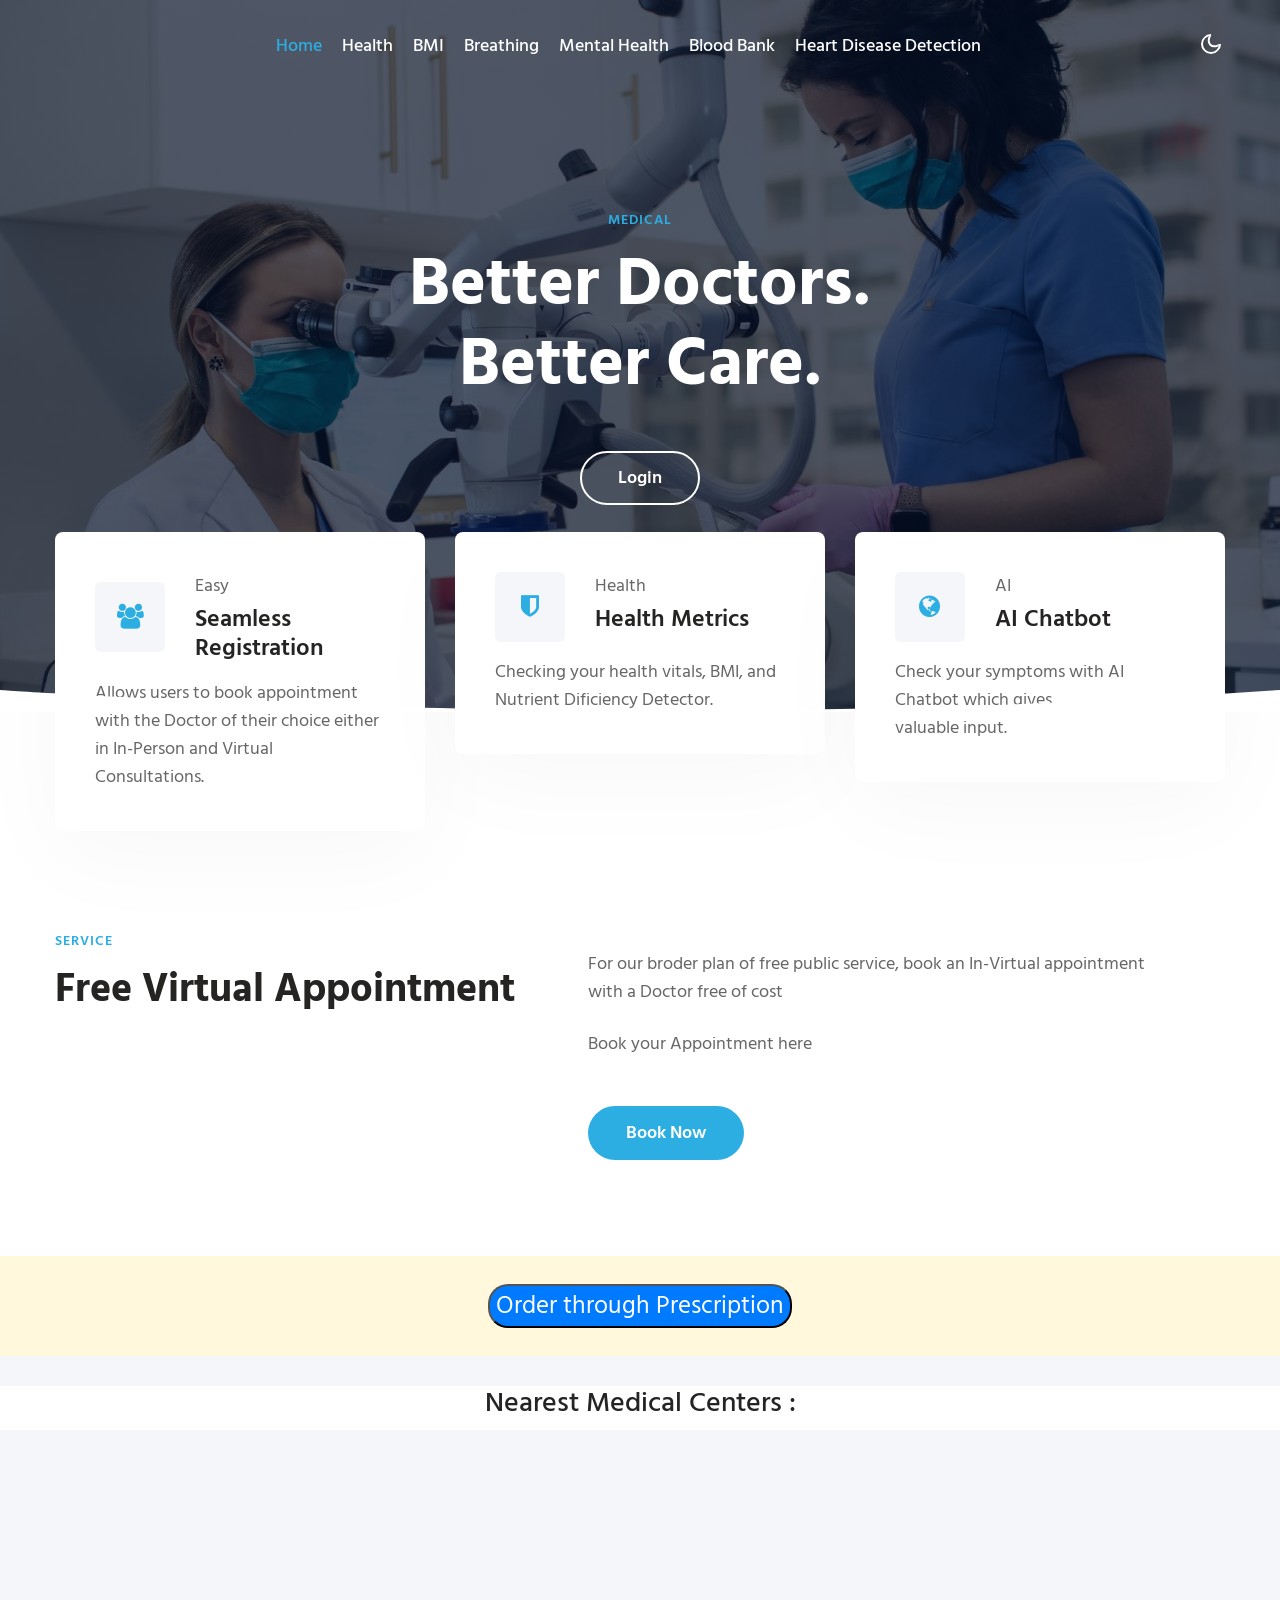
<file: index.html>
<!doctype html>
<html lang="zxx">

<head>
  <meta charset="utf-8">
  <meta name="viewport" content="width=device-width, initial-scale=1, shrink-to-fit=no">
  <meta name="keywords"
    content="Medick Medical" />
  <title>Medick Medical </title>
  <link href="//fonts.googleapis.com/css2?family=Hind+Siliguri:wght@400;500;600;700&display=swap"
    rel="stylesheet">
  <link rel="stylesheet" href="assets/css/style-starter.css">
  
</head>

<body>
  <script src="https://widget.cxgenie.ai/widget.js" data-aid="18128429-d2cc-4db1-83d4-b51a9853dd34" data-lang="en"></script>
  <div class="header-w3l">
  <header id="site-header" class="header-w3l fixed-top">
    <div class="container">
      <nav class="navbar navbar-expand-lg stroke">
        <a class="navbar-brand" href="index.html">
         
        </a>
        <button class="navbar-toggler  collapsed bg-gradient" type="button" data-toggle="collapse"
          data-target="#navbarTogglerDemo02" aria-controls="navbarTogglerDemo02" aria-expanded="false"
          aria-label="Toggle navigation">
          <span class="navbar-toggler-icon fa icon-expand fa-bars"></span>
          <span class="navbar-toggler-icon fa icon-close fa-times"></span>
          </span>
        </button>

        <div class="collapse navbar-collapse" id="navbarTogglerDemo02">
          <ul class="navbar-nav mx-lg-auto">
            <li class="nav-item active">
              <a class="nav-link" href="">Home</a>
            </li>
            <li class="nav-item">
              <a class="nav-link" href="/Health_Monitor/index.html">Health</a>
            </li>
            
            <li class="nav-item">
              <a class="nav-link" href="/bmi-calculator/index.html">BMI</a>
            </li>
            <li class="nav-item">
              <a class="nav-link" href="/focused-breathing/index.html">Breathing</a>
            </li>
            
            <li class="nav-item">
              <a class="nav-link" href="/MS1-project/index.html">Mental Health</a>
            </li>
            <li class="nav-item">
              <a class="nav-link" href="http://localhost/Blood-Bank/">Blood Bank</a>
            </li>
            <li class="nav-item">
              <a class="nav-link" href="/Heart-Disease/index.html">Heart Disease Detection</a>
            </li>

          </ul>

        </div>
        <div class="mobile-position">
          <nav class="navigation">
            <div class="theme-switch-wrapper">
              <label class="theme-switch" for="checkbox">
                <input type="checkbox" id="checkbox">
                <div class="mode-container">
                  <i class="gg-sun"></i>
                  <i class="gg-moon"></i>
                </div>
              </label>
            </div>
          </nav>
        </div>
      </nav>
    </div>
  </header>
</div>
  <div class="banner-w3l-main">
    <div class="w3l-banner-content">
      <div class="container">
        <div class="bannerhny-info text-center">
          <h6 class="title-subhny mb-2">Medical</h6>
          <h3 class="">Better Doctors. Better Care.</h3>
          <a class="btn btn-style btn-white mt-sm-5 mt-4" href="http://localhost/Hospital-Management-System/index.php">
            Login</a>
        </div>
      </div>
    </div>
    <section class="home-services pt-lg-0">
      <div class="container">
        <div class="row">
          <div class="col-lg-4 col-md-6 col-sm-12">
            <div class="box-wrap">
              <div class="box-wrap-grid">
                <div class="icon">
                  <span class="fa fa-users"></span>
                </div>
                <div class="info">
                  <p>Easy</p>
                  <h4><a href="#url">Seamless Registration</a></h4>
                </div>
              </div>
              <p class="mt-3">Allows users to book appointment with the Doctor of their choice either in In-Person and Virtual Consultations.</p>
            </div>
          </div>
          <div class="col-lg-4 col-md-6 col-sm-12 mt-md-0 mt-4">
            <div class="box-wrap">
              <div class="box-wrap-grid">
                <div class="icon">
                  <span class="fa fa-shield"></span>
                </div>
                <div class="info">
                  <p>Health</p>
                  <h4><a href="#url">Health Metrics</a></h4>

                </div>
              </div>
              <p class="mt-3">Checking your health vitals, BMI, and Nutrient Dificiency Detector.</p>
            </div>
          </div>
          <div class="col-lg-4 col-md-6 col-sm-12 mt-lg-0 mt-4">
            <div class="box-wrap">
              <div class="box-wrap-grid">
                <div class="icon">
                  <span class="fa fa-globe"></span>
                </div>
                <div class="info">
                  <p>AI</p>
                  <h4><a href="#url">AI Chatbot</a></h4>

                </div>
              </div>
              <p class="mt-3">Check your symptoms with AI Chatbot which gives <br>valuable input.</p>
            </div>
          </div>
        </div>
      </div>
    </section>
  </div>
  <div class="position-relative">
    <div class="shape overflow-hidden">
      <svg viewBox="0 0 2880 48" fill="none" xmlns="http://www.w3.org/2000/svg">
        <path d="M0 48H1437.5H2880V0H2160C1442.5 52 720 0 720 0H0V48Z" fill="currentColor"></path>
      </svg>
    </div>
  </div>
  <div class="w3l-content-1 py-5">
    <div class="container py-lg-5 py-md-4 py-2">
      <div class="row w3l-content-inf mt-lg-5 pt-lg-5">
        <div class="col-lg-5 w3l-content-left mt-lg-4">
          <h6 class="title-subhny mb-2">Service</h6>
          <h3 class="title-w3l mb-4">Free Virtual Appointment</h3>
        </div>
        <div class="col-lg-7 w3l-content-right pl-lg-5 mt-lg-4">
          <p class="para-sub pr-lg-5 mt-md-4 mt-3 mx-auto">For our broder plan of free public service, book an In-Virtual appointment with a Doctor free of cost
          </p>
          <p class="para-sub pr-lg-5 mt-md-4 mt-3 mx-auto">Book your Appointment here
          </p>
          <a class="btn btn-style btn-outline-light mt-sm-5 mt-4 mr-2" href="/video-consultant/vc.html">
            Book Now</a>
        </div>
      </div>
    </div>
  </div>
  <div class="med">
    
    <button style=""><a href="https://www.apollopharmacy.in/upload-prescription">Order through Prescription</a></button>
  </div>
  <script src="/assets/js/script1.js"></script>
  <h3 style="background-color: white; text-align: center; padding-bottom: 10px;">Nearest Medical Centers :</h3>
  <iframe src="https://www.google.com/maps/embed?pb=!1m16!1m12!1m3!1d37063.319339899026!2d77.58280980872848!3d12.896306666555128!2m3!1f0!2f0!3f0!3m2!1i1024!2i768!4f13.1!2m1!1snearest%20hospitals%20and%20clinics!5e0!3m2!1sen!2sin!4v1731739585651!5m2!1sen!2sin" 
  width="100%" height="650" style="border:20px; border-color: black;" allowfullscreen="" loading="lazy" title="Nearest Medical Centers" referrerpolicy="no-referrer-when-downgrade"></iframe>
</file>
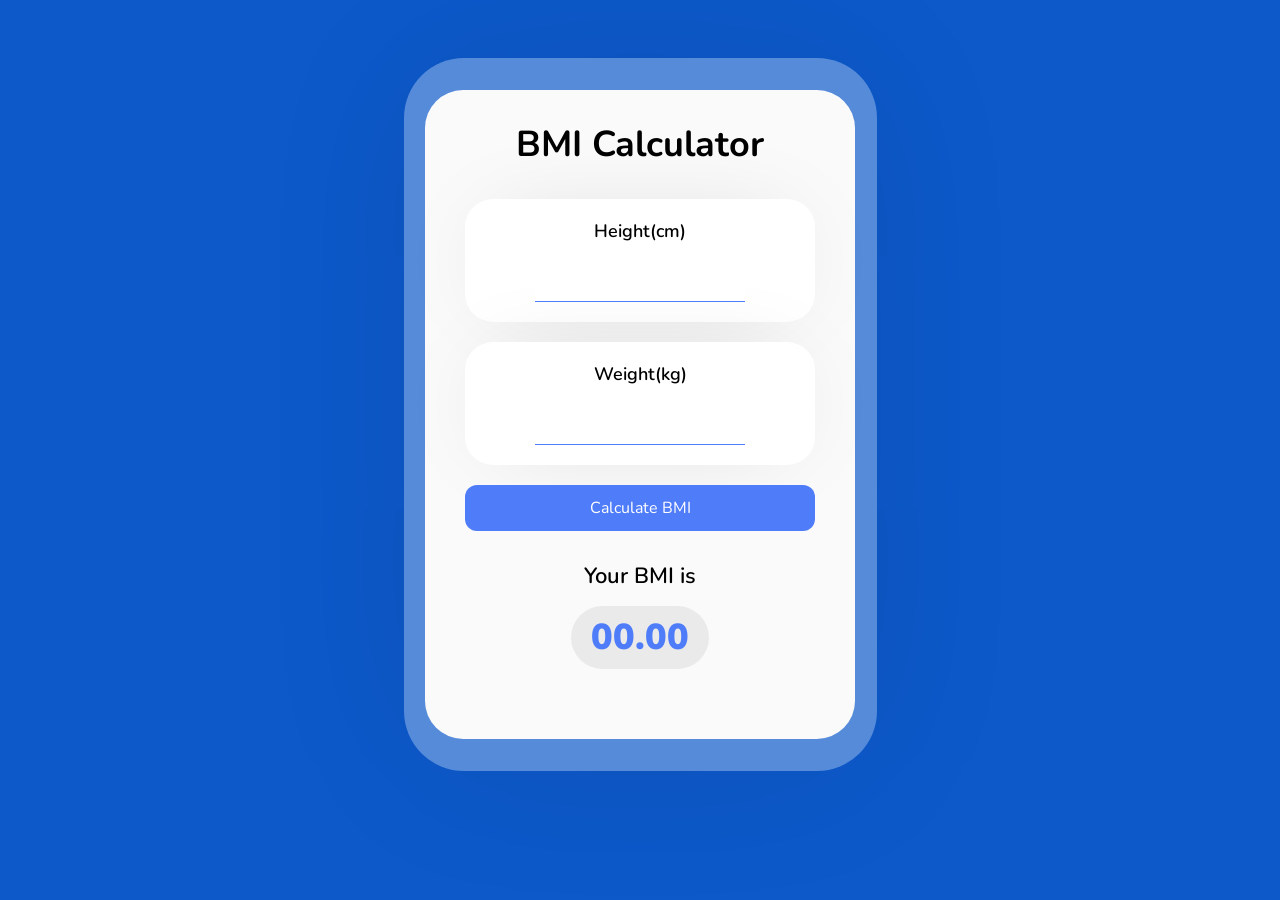
<file: bmi-calculator/index.html>
<!DOCTYPE html>
<html lang="en">
  <head>
    <meta charset="UTF-8" />
    <meta http-equiv="X-UA-Compatible" content="IE=edge" />
    <meta name="viewport" content="width=device-width, initial-scale=1.0" />
    <link rel="stylesheet" href="./styles.css" />
    <title>BMI</title>
    
  </head>
  <body>
    <div class="container">
      <div class="box">
        <h1>BMI Calculator</h1>
        <div class="content">
          <div class="input">
            <label for="height">Height(cm)</label>
            <input id="height" />
          </div>
          <div class="input">
            <label for="weight">Weight(kg)</label>
            <input id="weight" />
          </div>
          <button id="calculate">Calculate BMI</button>
        </div>
        <div class="result">
          <p>Your BMI is</p>
          <div id="result">00.00</div>
          <p class="comment"></p>
        </div>
      </div>
    </div>
    <script src="./script.js" type="module"></script>
  </body>
</html>
</file>
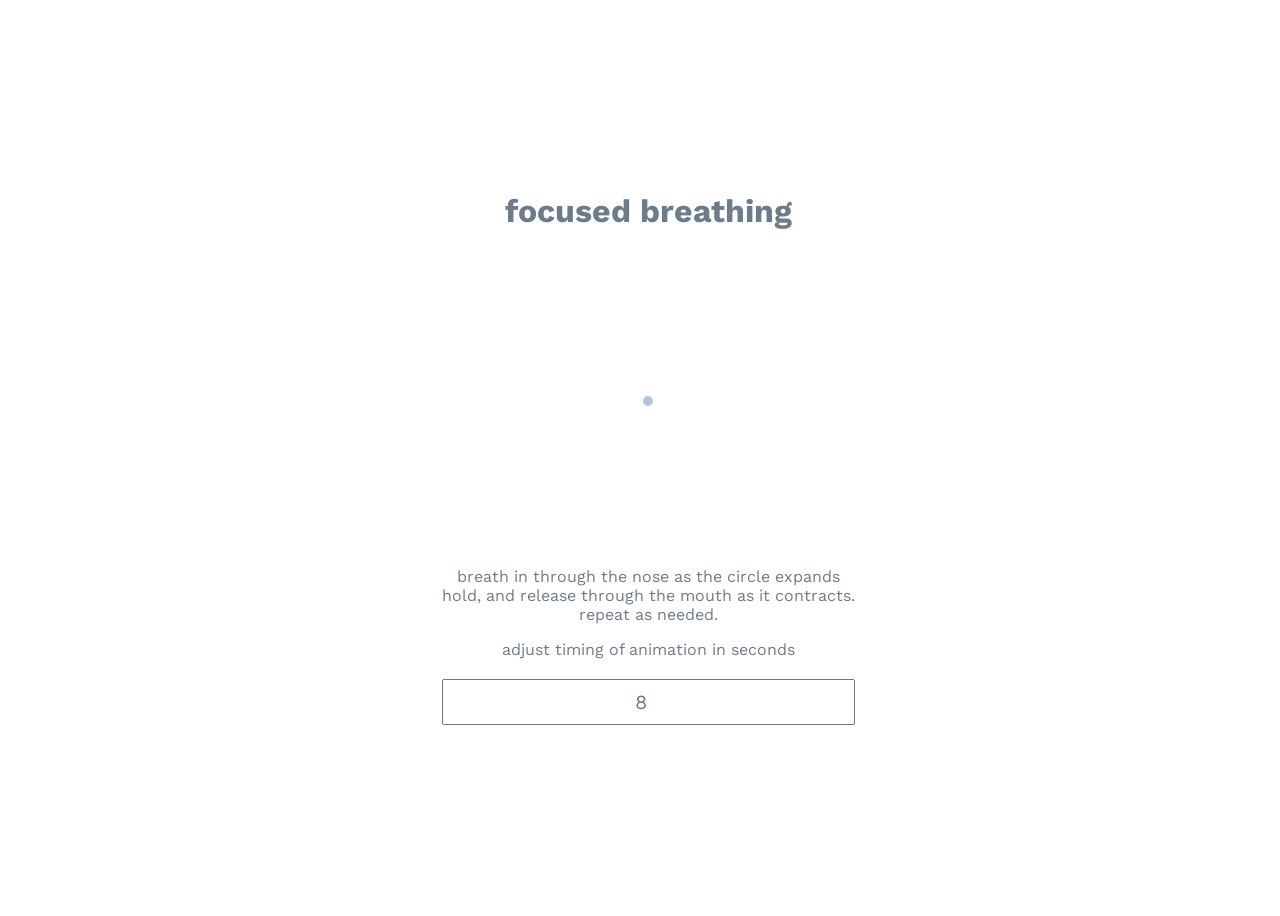
<file: focused-breathing/index.html>
<!DOCTYPE html>
<html lang="en">
<head>
    <meta charset="UTF-8">
    <meta name="viewport" content="width=device-width, initial-scale=1.0">
    <title>Focused Breathing</title>
    <link rel="stylesheet" href="css/style.css">
    <link href="https://fonts.googleapis.com/css2?family=Work+Sans:wght@500;800;900&amp;display=swap" rel="stylesheet">
</head>
<body>
    <h1>focused breathing</h1>
    <main>
        <div></div>
    </main>
    <section>
        <p>breath in through the nose as the circle expands <br>
            hold, and release through the mouth as it contracts. <br> repeat as needed.</p> 
        <label for="number">adjust timing of animation in seconds</label>
        <input type="number" id="number" value="8" min="1">
    </section>
</body>
<script src="js/script.js"></script>
</html>
</file>
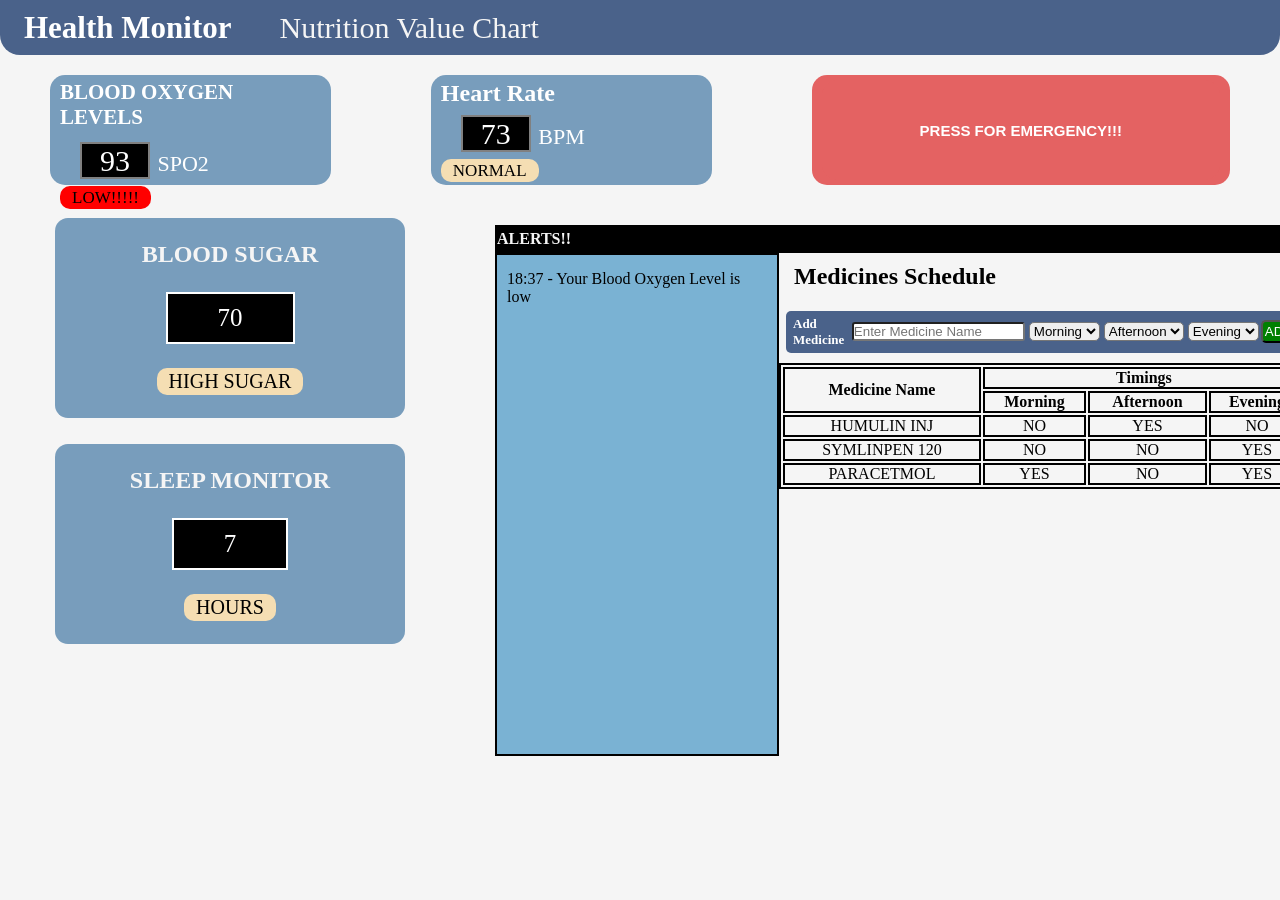
<file: Health_Monitor/index.html>
<!DOCTYPE html>
<html lang="en">

<head>
    <meta charset="UTF-8">
    <meta name="viewport" content="width=device-width, initial-scale=1.0">
    <meta http-equiv="X-UA-Compatible" content="ie=edge">
    <title>Health Monitor</title>
    <link rel="stylesheet" href="./style.css">
    <link href="https://fonts.googleapis.com/css2?family=Work+Sans:wght@500;800;900&amp;display=swap" rel="stylesheet">
</head>

<body>
    <!-- Navigation Bar Start -->
    <script src="https://widget.cxgenie.ai/widget.js" data-aid="18128429-d2cc-4db1-83d4-b51a9853dd34" data-lang="en"></script>
    <header>

        <div class="navBar">
            <ul>
                <li id="logo">Health Monitor</li>
                <li style="font-size: 30px;"><a href="/Nutrition/capstone_report.html">Nutrition Value Chart</a></li>
            </ul>
            
        </div>
    </header>
    <!-- Navigation Bar End -->

    <!-- Main Container Start -->
    <div class="container">
        <!-- Top Monitor Start -->
        <div class="top-monitors">
            <div class="oxy-monitor flexdiv">
                <h2>BLOOD OXYGEN LEVELS</h1>
                    <div class="oxy-div">
                        <span class="counter-o" id="counter-o">78</span>
                        <span class="spo-label">SPO2</span>
                    </div>
                    <span class="label-o" id="label-o">Normal</span>
            </div>
            <div class="hrate-monitor flexdiv">
                <h2>Heart Rate</h2>
                <div class="hrate-div">
                    <span class="counter-h" id="counter-h">78</span>
                    <span class="bpm-label">BPM</span>
                </div>
                <span class="label-h" id="label-h">Normal</span>
            </div>

            <div class="emergency-btn flexdiv">
                <button id="emergencybtn">Press For EMERGENCY!!!</button>
            </div>
        </div>

        <!-- Top Monitor End -->

        <!-- Main DashBoard Start -->
        <div class="main-content">
            <!-- Side Monitor Start -->
            <div class="side-monitors">
                <div class="blood-monitor">
                    <h2>BLOOD SUGAR</h2>
                    <div class="counter-b" id="counter-b">70</div>
                    <div class="label-b" id="label-b">HIGH SUGAR</div>
                </div>
                <div class="sleep-monitor">
                    <h2>SLEEP MONITOR</h2>
                    <div class="counter-s" id="counter-s">7</div>
                    <div class="label-s" id="label-s">HOURS</div>
                </div>
            </div>
            <!-- Side Monitor End -->
            <div class="main-content-wrapper">

                <!-- Alert Section Start -->
                <div class="alert-section">
                    <h2>ALERTS!!</h2>
                    <div class="alert-fetcher" id="af1"></div>
                    <div class="alert-fetcher" id="af2"></div>
                    <div class="alert-fetcher" id="af3"></div>

                </div>
                <!-- Alert Section End -->

                <!-- Medicine Section Start -->
                <div class="medicine-section">
                    <div class="med-top">
                        <span id="med-top1"></h3>
                            <span id="med-top2"></h3>
                    </div>
                    <h2>Medicines Schedule</h2>
                    <div class="add-medicine">
                        <h4>Add Medicine</h4>
                        <!-- <form> -->
                        <input type="text" name="med-name" id="med-name" placeholder="Enter Medicine Name">
                        <select type="text" id="morning">
                            <option disabled selected>Morning</option>
                            <option value="Yes">YES</option>
                            <option value="No">NO</option>
                        </select>
                        <select type="text" id="afternoon">
                            <option disabled selected>Afternoon</option>
                            <option value="Yes">YES</option>
                            <option value="No">NO</option>
                        </select>
                        <select type="text" id="evening">
                            <option disabled selected>Evening</option>
                            <option value="Yes">YES</option>
                            <option value="No">NO</option>
                        </select>

                        <button id="addmedicine-btn" onclick="addMedicine()">ADD</button>
                        <!-- </form> -->
                    </div>
                    <div class="scrollable">
                        <table id="list">
                            <thead>
                                <tr>
                                    <th rowspan="2">Medicine Name</th>
                                    <th colspan="3">Timings</th>
                                </tr>
                                <tr>
                                    <th>Morning</th>
                                    <th>Afternoon</th>
                                    <th>Evening</th>
                                </tr>
                            </thead>
                            <tbody>
                                <tr>
                                    <td>Humulin Inj</td>
                                    <td>No</td>
                                    <td>Yes</td>
                                    <td>No</td>
                                </tr>
                                <tr>
                                    <td>SymlinPen 120</td>
                                    <td>No</td>
                                    <td>No</td>
                                    <td>yes</td>
                                </tr>
                                <tr>
                                    <td>Paracetmol</td>
                                    <td>Yes</td>
                                    <td>No</td>
                                    <td>Yes</td>
                                </tr>
                            </tbody>
                        </table>
                    </div>
                </div>
            </div>
            <!-- Medicine Section End -->
        </div>
        <!-- Main DashBoard End -->
    </div>
    <!-- Main Container End -->

    <script src="./script.js"></script>
</body>

</html>
</file>
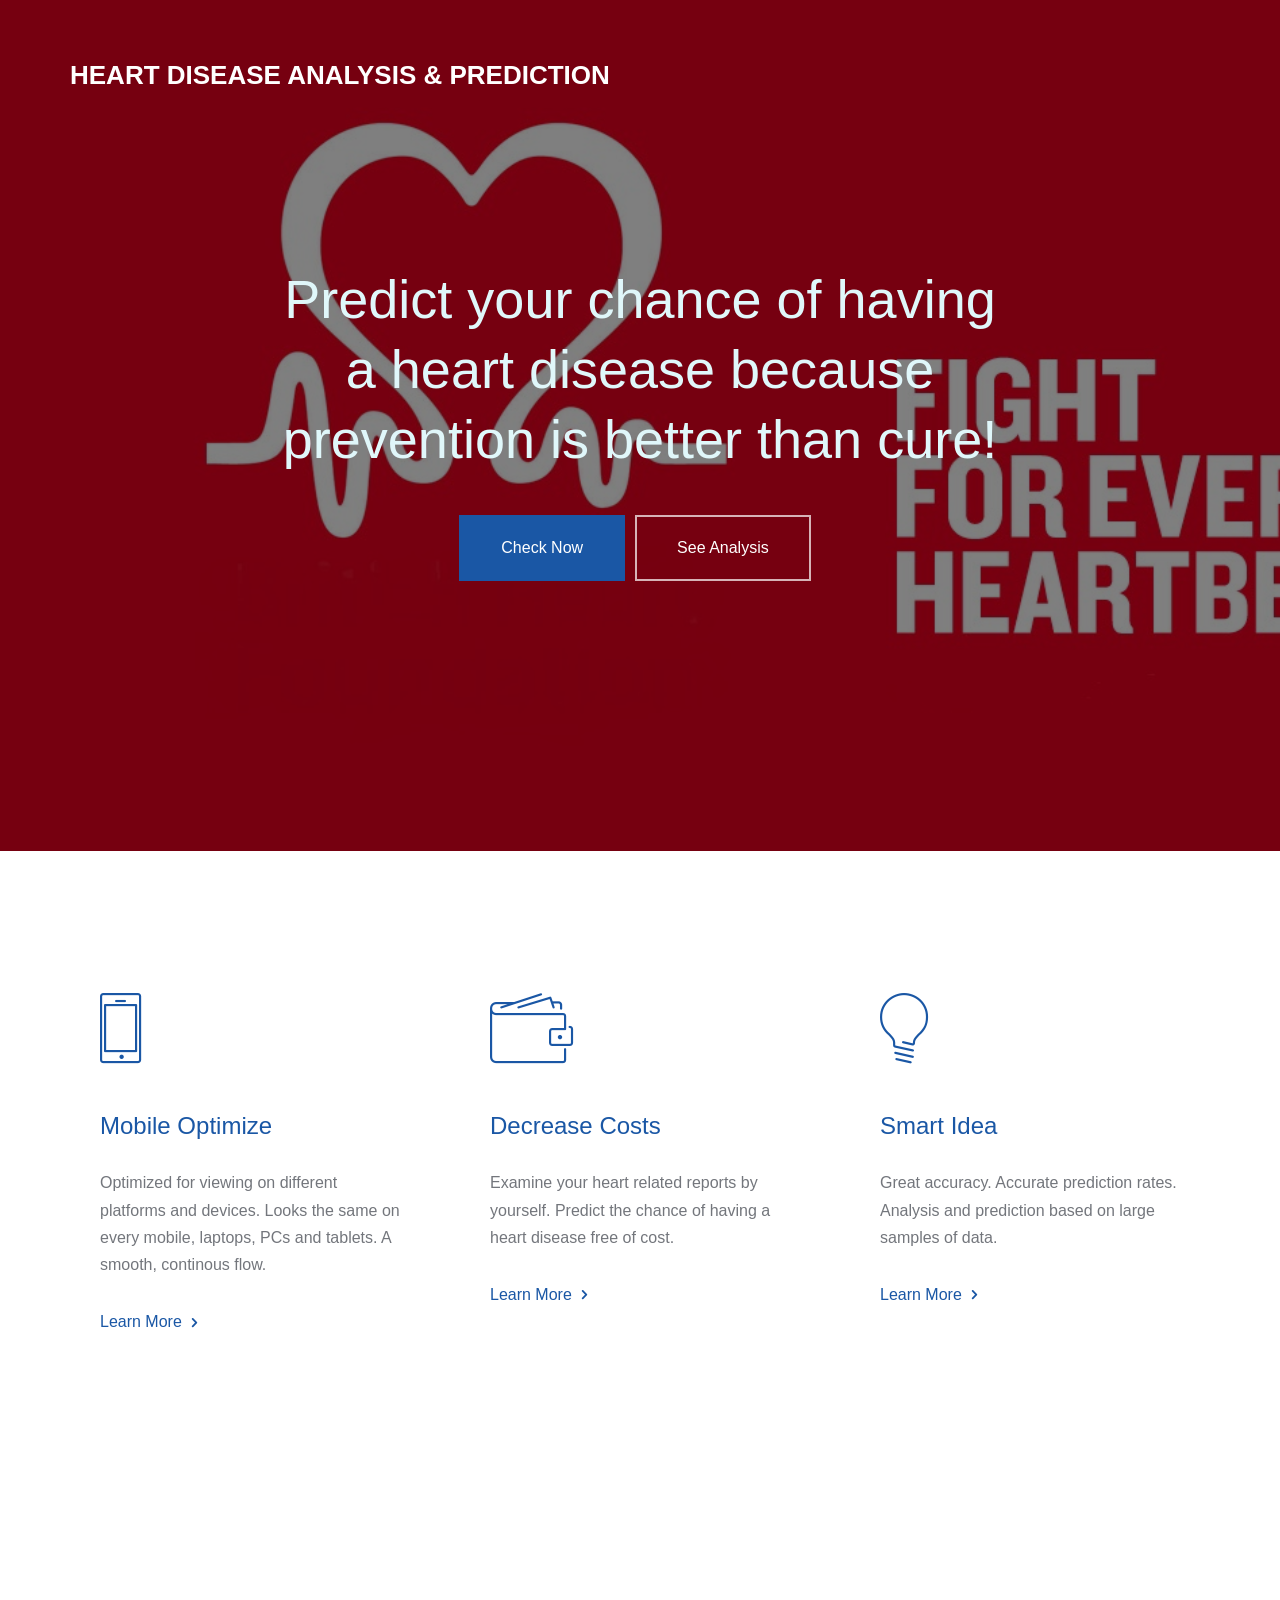
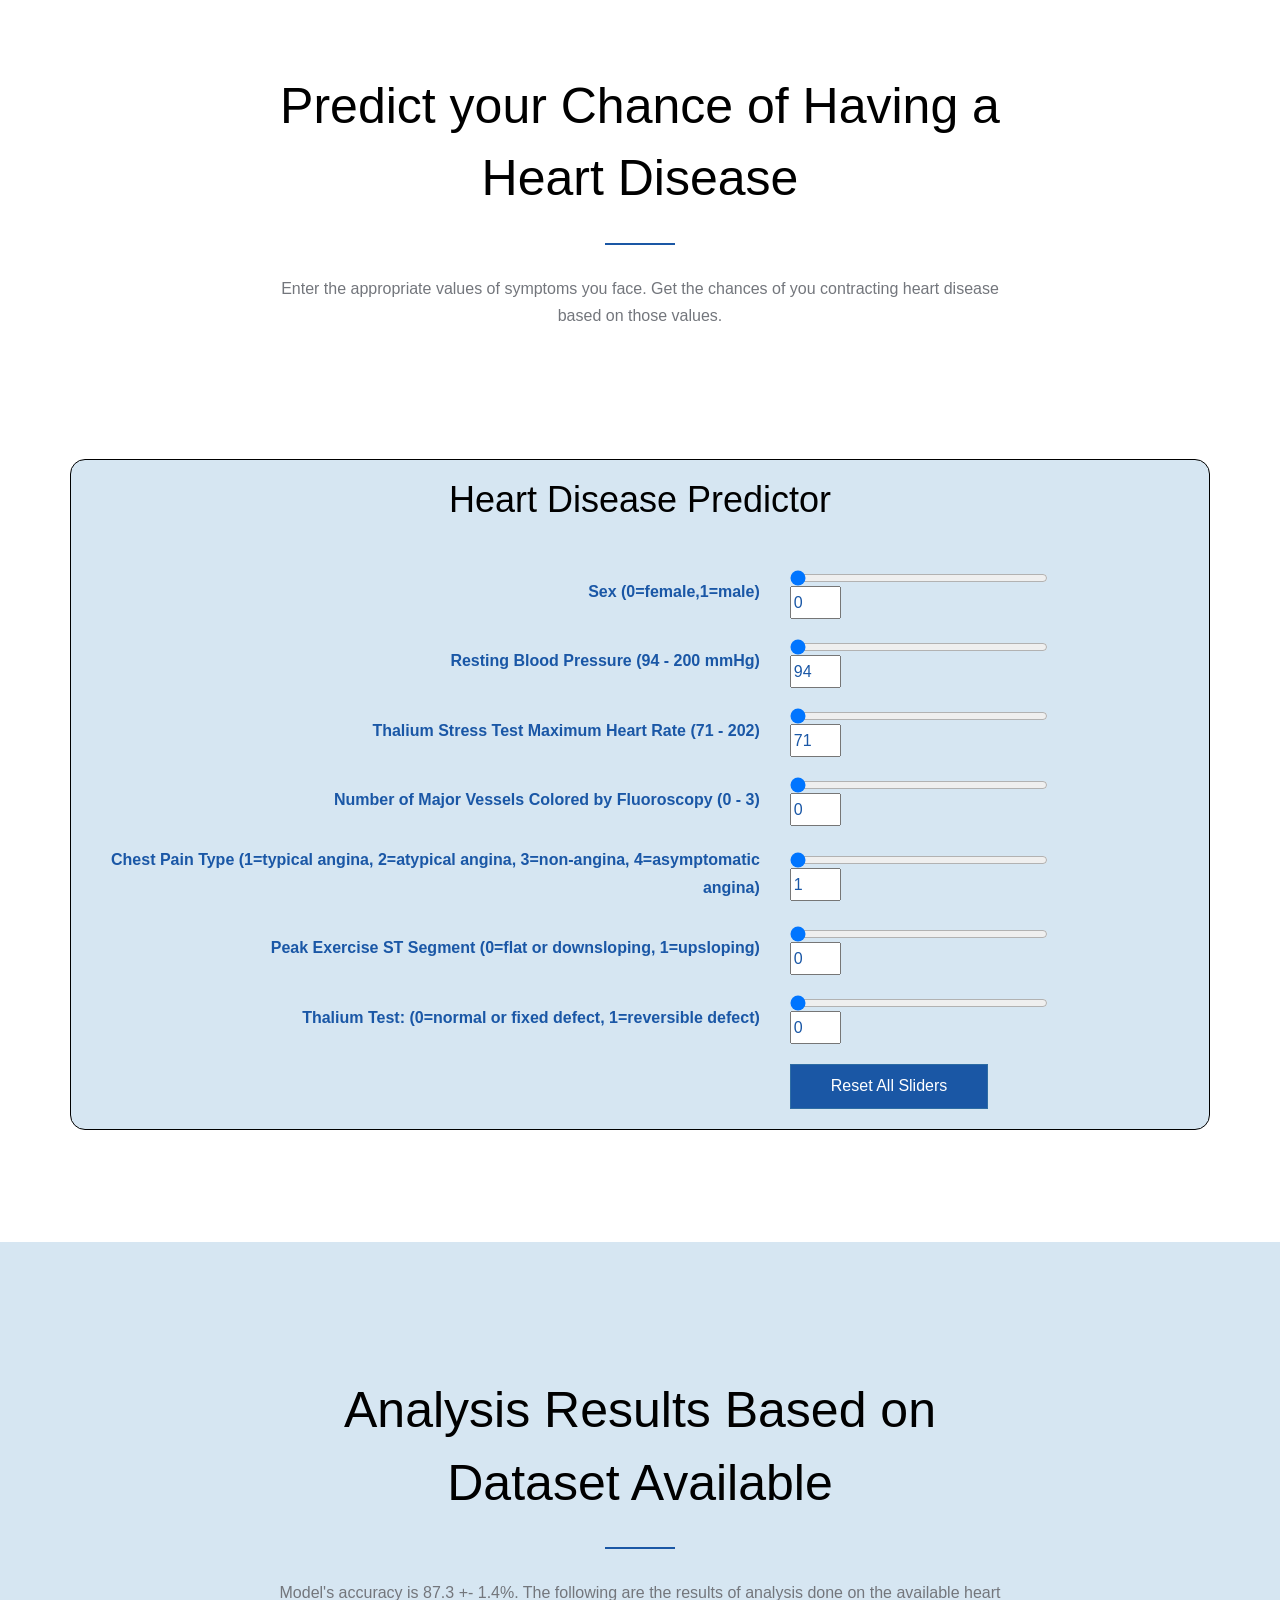
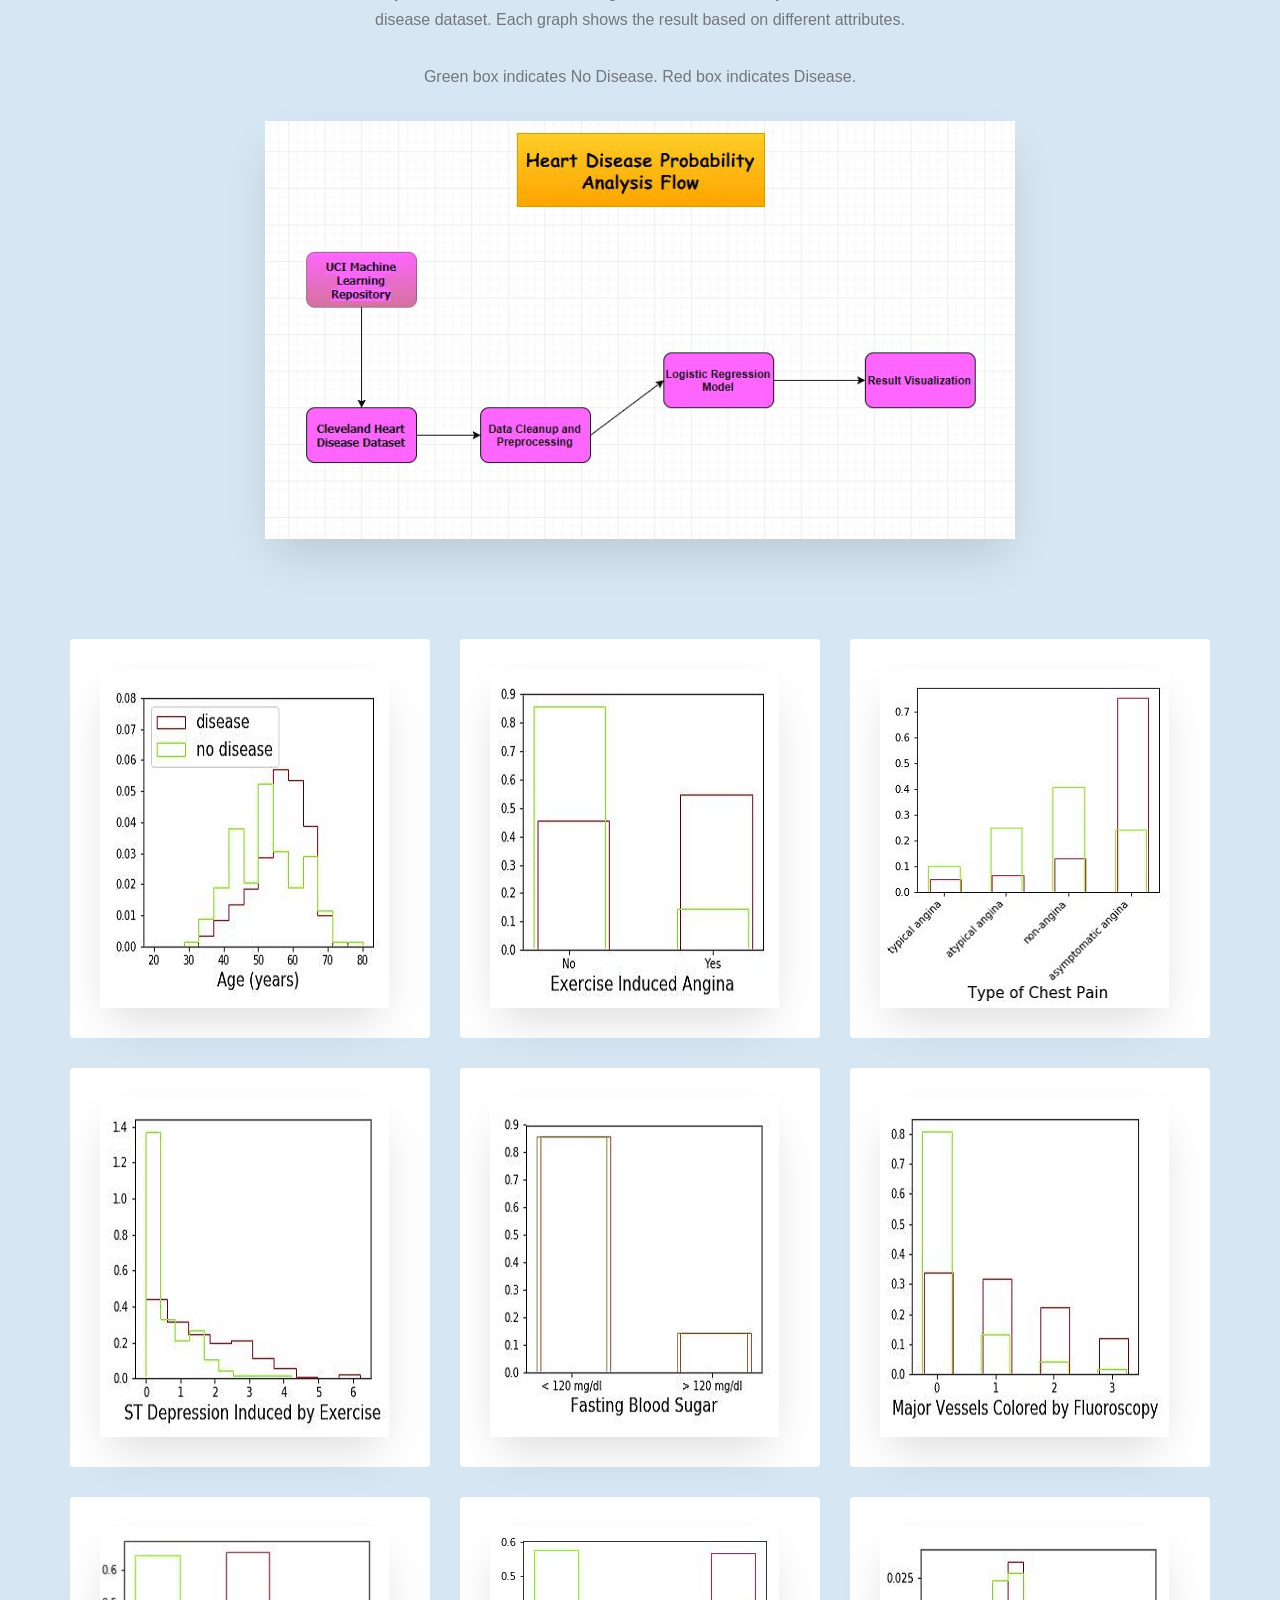
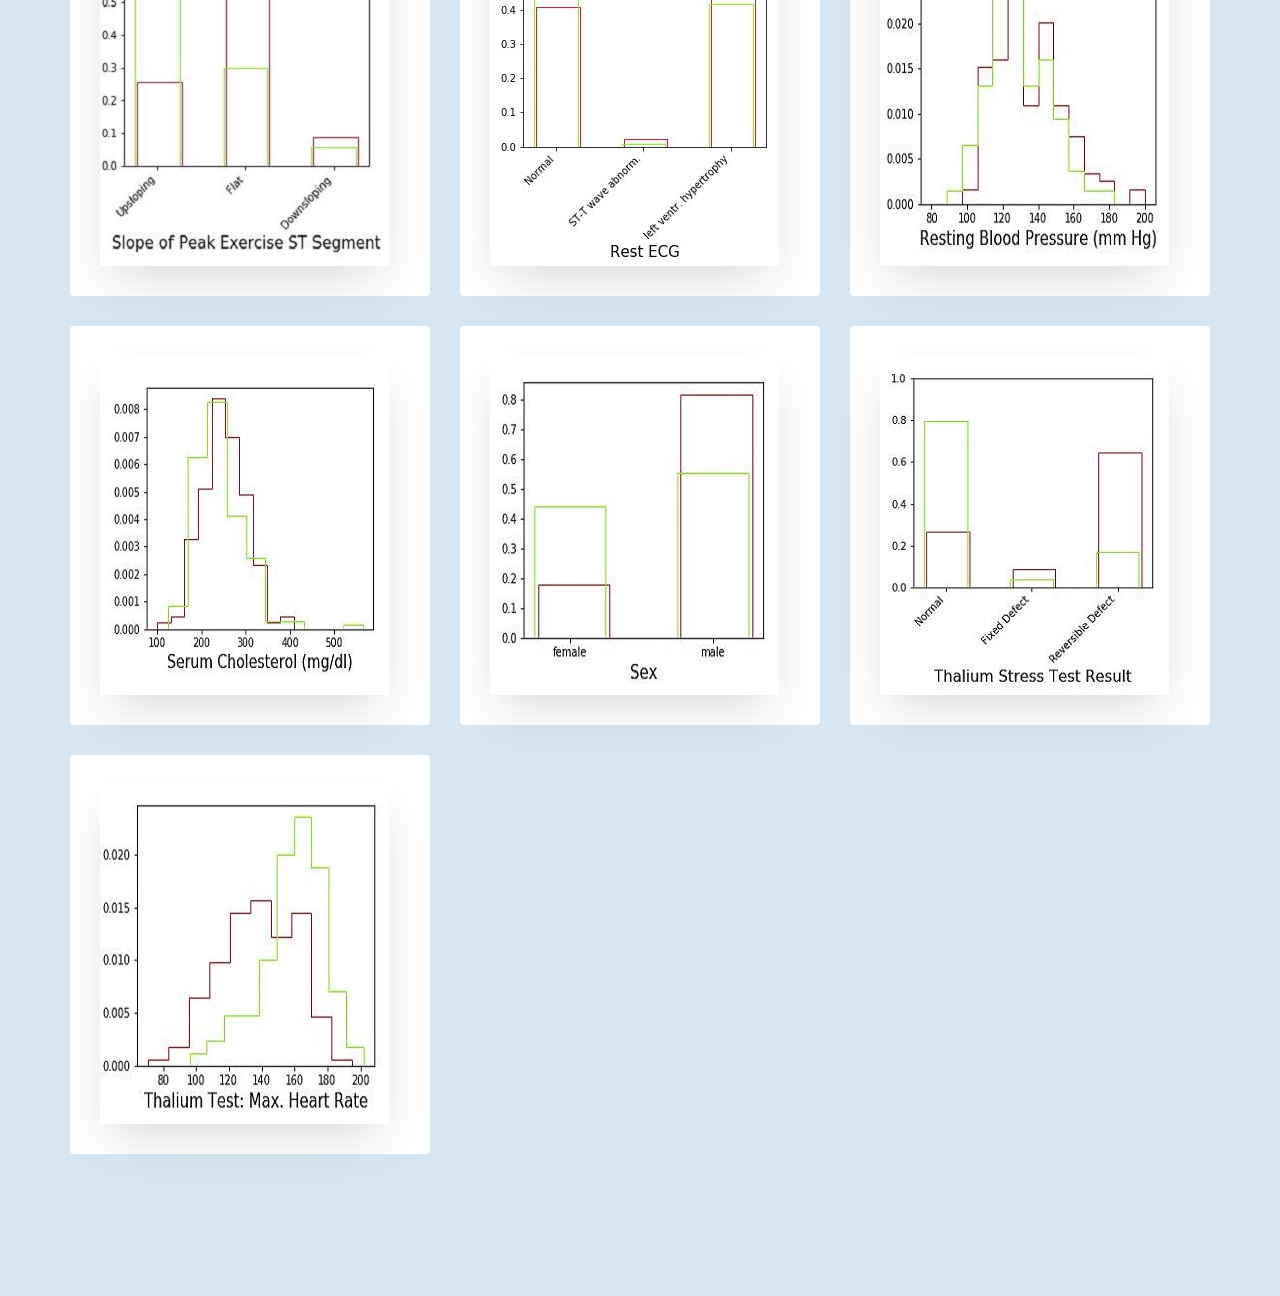
<file: Heart-Disease/index.html>
<!DOCTYPE html>
<html lang="en">
<head>
    <meta charset="utf-8">
    <meta content="width=device-width, initial-scale=1" name="viewport">
    <title>Heart Disease Analysis &amp; Prediction</title>

    <link href="css/styles-merged.css" rel="stylesheet">
    <link href="css/style.min.css" rel="stylesheet">
    <link href="fonts/icomoon/style.css" rel="stylesheet">
    <link href="css/predictor.css" rel="stylesheet">
    <link href="css/back-to-top.css" rel="stylesheet">

    <!--[if lt IE 9]>
    <script src="js/vendor/html5shiv.min.js"></script>
    <script src="js/vendor/respond.min.js"></script>
    <![endif]-->
</head>
<body>
<script src="//d3js.org/d3.v3.min.js"></script>
<script src="js/back-to-top.js"></script>

<!-- Fixed navbar -->
<nav class="navbar navbar-default probootstrap-navbar">
    <div class="container">
        <div class="navbar-header">
            <button aria-controls="navbar" aria-expanded="false" class="navbar-toggle collapsed"
                    data-target="#navbar-collapse"
                    data-toggle="collapse" type="button">
                <span class="sr-only">Toggle navigation</span>
                <span class="icon-bar"></span>
                <span class="icon-bar"></span>
                <span class="icon-bar"></span>
            </button>
            <a class="navbar-brand" href="index.html">Heart Disease Analysis &amp; Prediction</a>
        </div>

        
    </div>
</nav>

<section class="probootstrap-hero prohttp://localhost/probootstrap/frame/#featuresbootstrap-slant"
         data-section="home" data-stellar-background-ratio="0.5" id="home"
         style="background-image: url(img/main_back.jpg);">
    <div class="container">
        <div class="row intro-text">
            <div class="col-md-8 col-md-offset-2 text-center">
                <h1 class="probootstrap-heading probootstrap-animate" style="color:#E0F7FA">Predict your chance of
                    having a heart disease because prevention is better than cure!</h1>
                <div class="probootstrap-subheading center">
                    <p class="probootstrap-animate"><a class="btn btn-primary" href="#predict" role="button">Check
                        Now</a><a class="btn btn-default smoothscroll" href="#analysis" role="button">See Analysis</a>
                    </p>
                </div>
            </div>
        </div>
    </div>
</section>

<button class="btn btn-primary" id="backToTopBtn" onclick="topFunction()" title="Go to top">
    <span class="icon icon-align-top"></span>
</button>

<section class="probootstrap-section">
    <div class="container">
        <div class="row">
            <div class="col-md-4">
                <div class="probootstrap-service-item probootstrap-animate" data-animate-effect="fadeIn">
                    <span class="icon icon-phone3"></span>
                    <h2>Mobile Optimize</h2>
                    <p>Optimized for viewing on different platforms and devices. Looks the same on every mobile,
                        laptops, PCs and tablets. A smooth, continous flow.</p>
                    <p><a class="probootstrap-link" href="#features">Learn More <i class="icon-chevron-right"></i></a>
                    </p>
                </div>
            </div>
            <div class="col-md-4">
                <div class="probootstrap-service-item probootstrap-animate" data-animate-effect="fadeIn">
                    <span class="icon icon-wallet2"></span>
                    <h2>Decrease Costs</h2>
                    <p>Examine your heart related reports by yourself. Predict the chance of having a heart disease free
                        of cost.</p>
                    <p><a class="probootstrap-link" href="#predict">Learn More <i class="icon-chevron-right"></i></a>
                    </p>
                </div>
            </div>
            <div class="col-md-4">
                <div class="probootstrap-service-item probootstrap-animate" data-animate-effect="fadeIn">
                    <span class="icon icon-lightbulb"></span>
                    <h2>Smart Idea</h2>
                    <p>Great accuracy. Accurate prediction rates. Analysis and prediction based on large samples of
                        data.</p>
                    <p><a class="probootstrap-link" href="#analysis">Learn More <i class="icon-chevron-right"></i></a>
                    </p>
                </div>
            </div>
        </div>
    </div>
</section>


<section class="probootstrap-section" data-section="predict" id="predict">
    <div class="container">
        <div class="row text-center mb100">
            <div class="col-md-8 col-md-offset-2 probootstrap-section-heading">
                <h2 class="mb30 text-black probootstrap-heading">Predict your Chance of Having a Heart Disease</h2>
                <p>Enter the appropriate values of symptoms you face. Get the chances of you contracting heart disease
                    based on those values.</p>
            </div>
        </div>
        <!-- END row -->
        <!-- Main Div -->
        <div id="parent">
            <div id="wrapper">
                <div style="text-align: center;">
                    <h1 class="text-black probootstrap-heading">Heart Disease Predictor</h1>
                </div>
                <div class="child1">
                    <table class="naked_table">
                        <tr>
                            <td>
                                <label class="before_slider" for="nSex1">
                                    Sex (0=female,1=male)</label></td>
                            <td class="input_slider">
                                <form class="slider_input">
                                    <input class="hd-slider-width" id="nSex1" max="1" min="0" name="amountRange"
                                           oninput="this.form.amountInput.value=this.value"
                                           step="1" type="range" value="0"/>
                                    <input class="hd-number-width" id="nSex2" max="1" min="0" name="amountInput"
                                           oninput="this.form.amountRange.value=this.value"
                                           step="1" type="number" value="0"/>
                                </form>
                            </td>
                        </tr>
                        <tr>
                            <td><label class="before_slider" for="nRestbp1">
                                Resting Blood Pressure (94 - 200 mmHg)</label></td>
                            <td class="input_slider">
                                <form class="slider_input">
                                    <input class="hd-slider-width" id="nRestbp1" max="200" min="94" name="amountRange"
                                           oninput="this.form.amountInput.value=this.value"
                                           step="all" type="range" value="94"/>
                                    <input class="hd-number-width" id="nRestbp2" max="200" min="94" name="amountInput"
                                           oninput="this.form.amountRange.value=this.value"
                                           step="all" type="number" value="94"/>
                                </form>
                            </td>
                        </tr>
                        <tr>
                            <td><label class="before_slider" for="nThalach1">
                                Thalium Stress Test Maximum Heart Rate (71 - 202)</label></td>
                            <td class="input_slider">
                                <form class="slider_input">
                                    <input class="hd-slider-width" id="nThalach1" max="202" min="71" name="amountRange"
                                           oninput="this.form.amountInput.value=this.value"
                                           step="all" type="range" value="71"/>
                                    <input class="hd-number-width" id="nThalach2" max="202" min="71" name="amountInput"
                                           oninput="this.form.amountRange.value=this.value"
                                           step="all" type="number" value="71"/>
                                </form>
                            </td>
                        </tr>
                        <tr>
                            <td><label class="before_slider" for="nCa1">
                                Number of Major Vessels Colored by Fluoroscopy (0 - 3)</label></td>
                            <td class="input_slider">
                                <form class="slider_input">
                                    <input class="hd-slider-width" id="nCa1" max="3" min="0" name="amountRange"
                                           oninput="this.form.amountInput.value=this.value"
                                           step="all" type="range" value="0"/>
                                    <input class="hd-number-width" id="nCa2" max="3" min="0" name="amountInput"
                                           oninput="this.form.amountRange.value=this.value"
                                           step="all" type="number" value="0"/>
                                </form>
                            </td>
                        </tr>
                        <tr>
                            <td><label class="before_slider" for="nCp1">
                                Chest Pain Type (1=typical angina, 2=atypical angina, 3=non-angina, 4=asymptomatic
                                angina)</label></td>
                            <td class="input_slider">
                                <form class="slider_input">
                                    <input class="hd-slider-width" id="nCp1" max="4" min="1" name="amountRange"
                                           oninput="this.form.amountInput.value=this.value"
                                           step="1" type="range" value="1"/>
                                    <input class="hd-number-width" id="nCp2" max="4" min="1" name="amountInput"
                                           oninput="this.form.amountRange.value=this.value"
                                           step="1" type="number" value="1"/>
                                </form>
                            </td>
                        </tr>
                        <tr>
                            <td><label class="before_slider" for="nSlope1">
                                Peak Exercise ST Segment (0=flat or downsloping, 1=upsloping)</label></td>
                            <td class="input_slider">
                                <form class="slider_input">
                                    <input class="hd-slider-width" id="nSlope1" max="1" min="0" name="amountRange"
                                           oninput="this.form.amountInput.value=this.value"
                                           step="1" type="range" value="0"/>
                                    <input class="hd-number-width" id="nSlope2" max="1" min="0" name="amountInput"
                                           oninput="this.form.amountRange.value=this.value"
                                           step="1" type="number" value="0"/>
                                </form>
                            </td>
                        </tr>
                        <tr>
                            <td><label class="before_slider" for="nThal1">
                                Thalium Test: (0=normal or fixed defect, 1=reversible defect)</label></td>
                            <td class="input_slider">
                                <form class="slider_input">
                                    <input class="hd-slider-width" id="nThal1" max="1" min="0" name="amountRange"
                                           oninput="this.form.amountInput.value=this.value"
                                           step="1" type="range" value="0"/>
                                    <input class="hd-number-width" id="nThal2" max="1" min="0" name="amountInput"
                                           oninput="this.form.amountRange.value=this.value"
                                           step="1" type="number" value="0"/>
                                </form>
                            </td>
                        </tr>
                        <tr>
                            <td></td>
                            <td class="input_slider">
                                <input class="btn btn-primary" onclick="updateOne(val01,-1)" type="button"
                                       value="Reset All Sliders"/>
                            </td>
                        </tr>
                    </table>
                </div>
                <div class="child2">
                    <script>
                        const width = 100;
                        const height = 400;

                        const holder = d3.select(".child2")
                            .append("svg")
                            .attr("width", width)
                            .attr("height", height);

                        // draw a rectangle
                        const y0 = 20;
                        const height0 = 380;
                        holder.append("rect")
                            .attr("x", 5)
                            .attr("y", y0 + height0)
                            .style("fill", "rgb(0,255,0)")
                            .attr("height", 0)
                            .attr("width", 90);

                        // draw a container rectangle
                        holder.append("rect")
                            .attr("x", 5)
                            .attr("y", y0)
                            .style("fill", "none")
                            .style("stroke", "lightblue")
                            .style("stroke-width", 4)
                            .attr("height", height0)
                            .attr("width", 90);

                        // add text inside rectangle
                        holder.append("text")
                            .text("0.00%")
                            .attr("x", 12)
                            .attr("y", y0 + height0 - 10)
                            .attr("fill", "black")
                            .attr("font-family", "Verdana")
                            .attr("font-size", "20");

                        // initialize
                        let val01 = document.getElementById("nSex1").value;
                        let val02 = document.getElementById("nRestbp1").value;
                        let val03 = document.getElementById("nThalach1").value;
                        let val04 = document.getElementById("nCa1").value;
                        let val05 = document.getElementById("nCp1").value;
                        let val06 = document.getElementById("nSlope1").value;
                        let val07 = document.getElementById("nThal1").value;
                        updateOne(val01, 0);

                        // Check for changes in the inputs and update output bar
                        d3.select("#nSex1").on("input", function () {
                            updateOne(+this.value, 1);
                        });
                        d3.select("#nSex2").on("input", function () {
                            updateOne(+this.value, 1);
                        });
                        d3.select("#nRestbp1").on("input", function () {
                            updateOne(+this.value, 2);
                        });
                        d3.select("#nRestbp2").on("input", function () {
                            updateOne(+this.value, 2);
                        });
                        d3.select("#nThalach1").on("input", function () {
                            updateOne(+this.value, 3);
                        });
                        d3.select("#nThalach2").on("input", function () {
                            updateOne(+this.value, 3);
                        });
                        d3.select("#nCa1").on("input", function () {
                            updateOne(+this.value, 4);
                        });
                        d3.select("#nCa2").on("input", function () {
                            updateOne(+this.value, 4);
                        });
                        d3.select("#nCp1").on("input", function () {
                            updateOne(+this.value, 5);
                        });
                        d3.select("#nCp2").on("input", function () {
                            updateOne(+this.value, 5);
                        });
                        d3.select("#nSlope1").on("input", function () {
                            updateOne(+this.value, 6);
                        });
                        d3.select("#nSlope2").on("input", function () {
                            updateOne(+this.value, 6);
                        });
                        d3.select("#nThal1").on("input", function () {
                            updateOne(+this.value, 7);
                        });
                        d3.select("#nThal2").on("input", function () {
                            updateOne(+this.value, 7);
                        });

                        // Update the heart disease probability
                        function updateOne(value, index) {

                            if (index === 1) {
                                val01 = value;
                            } else if (index === 2) {
                                val02 = value;
                            } else if (index === 3) {
                                val03 = value;
                            } else if (index === 4) {
                                val04 = value;
                            } else if (index === 5) {
                                val05 = value;
                            } else if (index === 6) {
                                val06 = value;
                            } else if (index === 7) {
                                val07 = value;
                            } else if (index === -1) {
                                // Set everything back to default state:
                                val01 = document.getElementById("nSex1").defaultValue;
                                document.getElementById("nSex1").value = val01;
                                document.getElementById("nSex2").value = val01;
                                val02 = document.getElementById("nRestbp1").defaultValue;
                                document.getElementById("nRestbp1").value = val02;
                                document.getElementById("nRestbp2").value = val02;
                                val03 = document.getElementById("nThalach1").defaultValue;
                                document.getElementById("nThalach1").value = val03;
                                document.getElementById("nThalach2").value = val03;
                                val04 = document.getElementById("nCa1").defaultValue;
                                document.getElementById("nCa1").value = val04;
                                document.getElementById("nCa2").value = val04;
                                val05 = document.getElementById("nCp1").defaultValue;
                                document.getElementById("nCp1").value = val05;
                                document.getElementById("nCp2").value = val05;
                                val06 = document.getElementById("nSlope1").defaultValue;
                                document.getElementById("nSlope1").value = val06;
                                document.getElementById("nSlope2").value = val06;
                                val07 = document.getElementById("nThal1").defaultValue;
                                document.getElementById("nThal1").value = val07;
                                document.getElementById("nThal2").value = val07;
                            }

                            // Standardize the continuous features:
                            let srbp_val = (val02 - 131.7157) / 17.7478;
                            let sthalach_val = (val03 - 149.3278) / 23.1211;
                            let sca_val = (val04 - 0.6722) / 3.0;

                            // Disentangle the categorical features:
                            let cp_contr = 0.0;
                            if (val05 === 1) {
                                cp_contr = -2.2318;
                            } else if (val05 === 2) {
                                cp_contr = -1.2681;
                            } else if (val05 === 3) {
                                cp_contr = -2.1124;
                            }
                            let slope_contr = 0.0;
                            if (val06 === 1) {
                                slope_contr = -1.4726;
                            }
                            let thal_contr = 0.0;
                            if (val07 === 1) {
                                thal_contr = 1.5009;
                            }

                            // Compute log-odds, then probability:
                            let scprod = 1.4361 * val01 + 0.4415 * srbp_val - 0.4431 * sthalach_val + 3.7984 * sca_val + cp_contr + slope_contr + thal_contr;
                            let drec = 1.0 / (1.0 + Math.exp(-scprod));
                            let drecs = height0 * drec;
                            drec *= 100;

                            // Update plot:
                            let rcolor = percentToRGB(drec);
                            holder.select("rect")
                                .attr("y", y0 + height0 - drecs)
                                .attr("height", drecs)
                                .style("fill", rcolor);

                            holder.select("text")
                                .text(function () {
                                    return parseFloat(Math.round(drec * 100) / 100).toFixed(2) + "%";
                                });

                        }

                        function percentToRGB(percent) {
                            if (percent === 100) {
                                percent = 99
                            }
                            let r, g, b;

                            if (percent < 50) {
                                // green to yellow
                                r = Math.floor(255 * (percent / 50));
                                g = 255;

                            } else {
                                // yellow to red
                                r = 255;
                                g = Math.floor(255 * ((50 - percent % 50) / 50));
                            }
                            b = 0;

                            return "rgb(" + r + "," + g + "," + b + ")";
                        }
                    </script>
                </div>
            </div>
            <div class="clear"></div>
        </div>
    </div>
</section>
<!-- END section -->

<section class="probootstrap-section probootstrap-bg-light" data-section="analysis" id="analysis">
    <div class="container">
        <div class="row text-center mb100">
            <div class="col-md-8 col-md-offset-2 probootstrap-section-heading">
                <h2 class="mb30 text-black probootstrap-heading">Analysis Results Based on Dataset Available</h2>
                <p>Model's accuracy is 87.3 +- 1.4%. The following are the results of analysis done on the available
                    heart disease dataset. Each graph shows the result based on different attributes.</p>
                <p>Green box indicates No Disease. Red box indicates Disease.</p>
                <img alt="Flow of Analysis" class="img-responsive probootstrap-shadow" src="img/flow.jpg">
            </div>
        </div>
        <!-- END row -->
        <div class="row">
            <div class="col-md-4 col-sm-6 col-xs-12">
                <div class="probootstrap-testimonial">
                    <img alt="Age" class="img-responsive probootstrap-shadow" src="img/plots/age.jpg">
                </div>
            </div>
            <div class="col-md-4 col-sm-6 col-xs-12">
                <div class="probootstrap-testimonial">
                    <img alt="Excercise Induced Angina" class="img-responsive probootstrap-shadow"
                         src="img/plots/angina.jpg">
                </div>
            </div>
            <div class="clearfix visible-sm-block"></div>
            <div class="col-md-4 col-sm-6 col-xs-12">
                <div class="probootstrap-testimonial">
                    <img alt="Type of Chest Pain" class="img-responsive probootstrap-shadow"
                         src="img/plots/chestpain.jpg">
                </div>
            </div>
            <div class="col-md-4 col-sm-6 col-xs-12">
                <div class="probootstrap-testimonial">
                    <img alt="ST Depression Induced by Excercise" class="img-responsive probootstrap-shadow"
                         src="img/plots/depression.jpg">
                </div>
            </div>
            <div class="clearfix visible-sm-block"></div>
            <div class="col-md-4 col-sm-6 col-xs-12">
                <div class="probootstrap-testimonial">
                    <img alt="Fasting Blood Sugar" class="img-responsive probootstrap-shadow"
                         src="img/plots/fastingsugar.jpg">
                </div>
            </div>
            <div class="col-md-4 col-sm-6 col-xs-12">
                <div class="probootstrap-testimonial">
                    <img alt="Major Vessels Colored by Fluoroscopy" class="img-responsive probootstrap-shadow"
                         src="img/plots/fluoroscopy.jpg">
                </div>
            </div>
            <div class="col-md-4 col-sm-6 col-xs-12">
                <div class="probootstrap-testimonial">
                    <img alt="Slope of Peak Excercise ST Segment" class="img-responsive probootstrap-shadow"
                         src="img/plots/peak.jpg">
                </div>
            </div>
            <div class="col-md-4 col-sm-6 col-xs-12">
                <div class="probootstrap-testimonial">
                    <img alt="Rest ECG" class="img-responsive probootstrap-shadow" src="img/plots/restecg.jpg">
                </div>
            </div>
            <div class="clearfix visible-sm-block"></div>
            <div class="col-md-4 col-sm-6 col-xs-12">
                <div class="probootstrap-testimonial">
                    <img alt="Resting Blood Pressure" class="img-responsive probootstrap-shadow"
                         src="img/plots/restingbp.jpg">
                </div>
            </div>
            <div class="col-md-4 col-sm-6 col-xs-12">
                <div class="probootstrap-testimonial">
                    <img alt="Serum Cholestrol" class="img-responsive probootstrap-shadow"
                         src="img/plots/serumchol.jpg">
                </div>
            </div>
            <div class="clearfix visible-sm-block"></div>
            <div class="col-md-4 col-sm-6 col-xs-12">
                <div class="probootstrap-testimonial">
                    <img alt="Sex" class="img-responsive probootstrap-shadow" src="img/plots/sex.jpg">
                </div>
            </div>
            <div class="col-md-4 col-sm-6 col-xs-12">
                <div class="probootstrap-testimonial">
                    <img alt="Thalium Stress Test Result" class="img-responsive probootstrap-shadow"
                         src="img/plots/thaliumstress.jpg">
                </div>
            </div>
            <div class="clearfix visible-sm-block"></div>
            <div class="col-md-4 col-sm-6 col-xs-12">
                <div class="probootstrap-testimonial">
                    <img alt="Thalium Test Max. Stress Rate" class="img-responsive probootstrap-shadow"
                         src="img/plots/thaliumtest.jpg">
                </div>
            </div>

        </div>
    </div>
</section>



<script src="js/scripts.min.js"></script>
<script src="js/custom.js"></script>

</body>
</html>
</file>
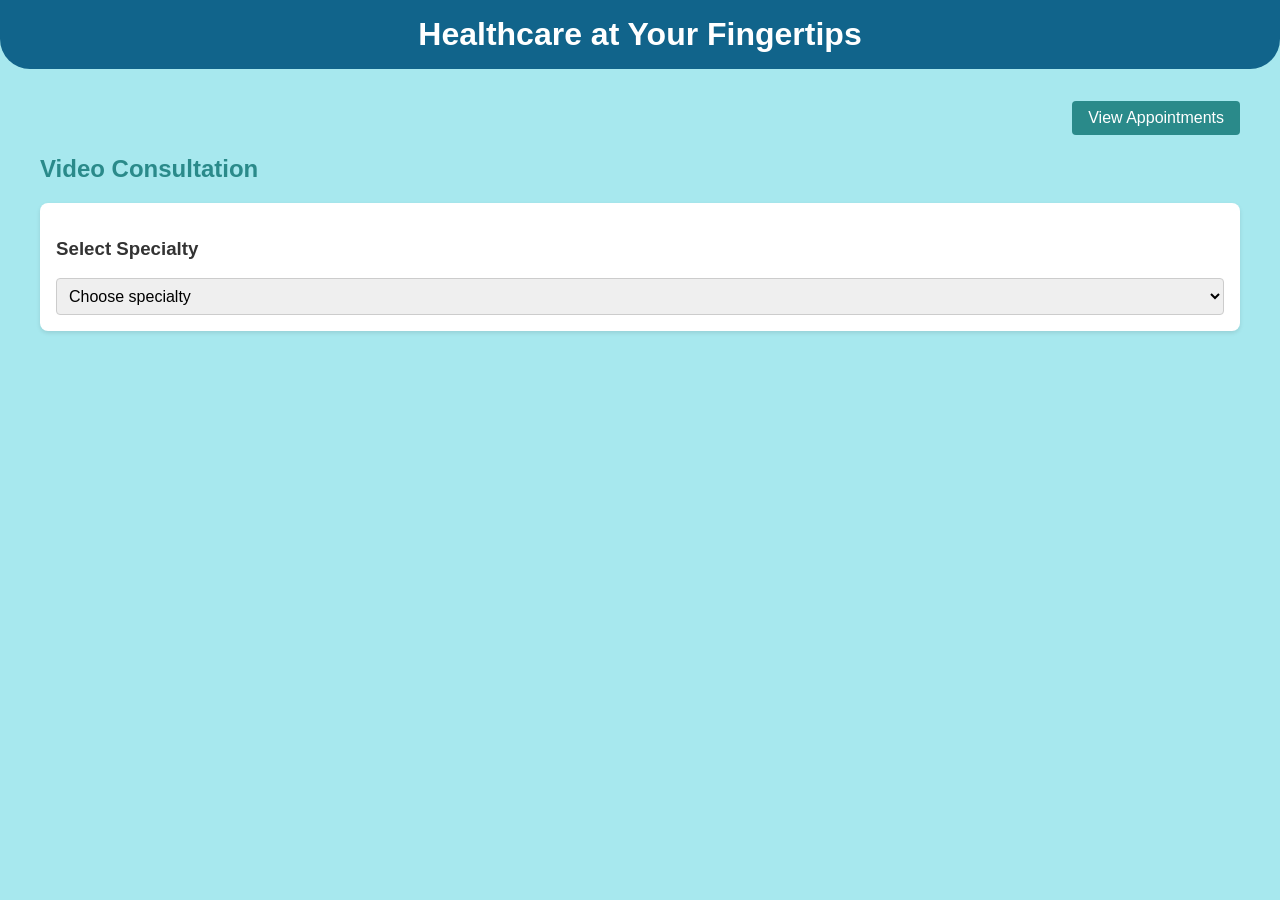
<file: video-consultant/vc.html>
<!DOCTYPE html>
<html lang="en">
<head>
    <meta charset="UTF-8">
    <meta name="viewport" content="width=device-width, initial-scale=1.0">
    <title>Video Consultation - Arogya</title>
    <link rel="stylesheet" href="vc.css">
    <link rel="stylesheet" href="https://cdnjs.cloudflare.com/ajax/libs/font-awesome/6.0.0-beta3/css/all.min.css">
</head>
<body>
    <header>
        <h1>Healthcare at Your Fingertips</h1>
    </header>

    <main>
        <div class="top-buttons">
            <button id="view-appointments" class="action-button">View Appointments</button>
        </div>

        <h2>Video Consultation</h2>
        
        <div class="specialty-selection">
            <h3>Select Specialty</h3>
            <select id="specialty-select">
                <option value="">Choose specialty</option>
                <option value="ent">ENT</option>
                <option value="gastroenterology">Gastroenterology</option>
                <option value="dental">Dental</option>
                <option value="cardiology">Cardiology</option>
                <option value="dermatology">Dermatology</option>
            </select>
        </div>

        <div id="doctor-listings" class="doctor-listings"></div>
    </main>

    <div id="appointments-modal" class="modal">
        <div class="modal-content">
            <span class="close">&times;</span>
            <h2>Your Appointments</h2>
            <div id="appointments-list"></div>
        </div>
    </div>

    <div id="video-call-modal" class="modal">
        <div class="modal-content">
            <span class="close">&times;</span>
            <h2>Video Call</h2>
            
            <div id="video-container">
                <video id="local-video" autoplay muted></video>
                <video id="remote-video" autoplay></video>
            </div>
            <button id="end-call" class="action-button">End Call</button>
        </div>
    </div>

    <script src="vc.js"></script>
    <script src="https://cdn.peerjs.com/1.3.1/peer.min.js"></script>
    

</body>
</html>
</file>
<file: bmi-calculator/styles.css>
@import url('https://fonts.googleapis.com/css2?family=Nunito:wght@600;700;800;900&display=swap');

* {
  padding: 0;
  margin: 0;
  box-sizing: border-box;
}

body {
  min-height: 100vh;
  background-color: #0d59ca;
  font-family: 'Nunito', sans-serif;
}

.container {
  position: absolute;
  left: 50%;
  top: 10%;
  transform: translate(-50%, 0%);
}

@media only screen and (max-width: 767px) {
  .container {
    top: 5%;
    width: 90%;
  }
}

.box {
  min-width: 400px;
  background: #fafafa;
  border-radius: 38px;
  text-align: center;
  position: relative;
  margin-bottom: 150px;
}

.box::before {
  content: '';
  position: absolute;
  height: 110%;
  width: 110%;
  left: -5%;
  top: -5%;
  background-color: rgba(255, 255, 255, 0.3);
  box-shadow: 0px 0px 166px -31px rgba(0, 0, 0, 0.15);
  border-radius: 60px;
  z-index: -1;
}

@media only screen and (max-width: 767px) {
  .box {
    min-width: 90%;
    margin-bottom: 50px;
  }
}

h1 {
  font-weight: bold;
  font-size: 36px;
  padding: 30px 0;
}

.content {
  padding: 0 40px;
}

.input {
  background: #fff;
  box-shadow: 0px 0px 95px -30px rgba(0, 0, 0, 0.15);
  border-radius: 28px;
  padding: 20px 0;
  margin-bottom: 20px;
}

.input label {
  display: block;
  font-size: 18px;
  font-weight: 600;
  color: #000;
  margin-bottom: 20px;
}

.input input {
  outline: none;
  border: none;
  border-bottom: 1px solid #4f7df9;
  width: 60%;
  text-align: center;
  font-size: 28px;
  font-family: 'Nunito', sans-serif;
}

button#calculate {
  font-family: 'Nunito', sans-serif;
  color: #fff;
  background: #4f7df9;
  font-size: 16px;
  border-radius: 12px;
  padding: 12px 0;
  width: 100%;
  outline: none;
  border: none;
  transition: background 0.2s ease;
}

button#calculate:hover {
  background: #0044ff;
}

.result {
  padding: 30px 20px;
}

.result p {
  font-weight: 600;
  font-size: 22px;
  color: #000;
  margin-bottom: 15px;
}

.result #result {
  font-size: 36px;
  font-weight: 900;
  color: #4f7df9;
  background-color: #eaeaea;
  display: inline-block;
  padding: 7px 20px;
  border-radius: 55px;
  margin-bottom: 25px;
}

#comment {
  color: #4f7df9;
  font-weight: 800;
}

@media only screen and (max-width: 767px) {
  h1 {
    font-size: 28px;
    padding: 20px 0;
  }
  .content {
    padding: 0 20px;
  }
  .input input {
    font-size: 24px;
  }
  button#calculate {
    font-size: 14px;
    padding: 10px 0;
    border-radius: 8px;
  }
  .result p {
    font-size: 18px;
    margin-bottom: 10px;
  }
  .result #result {
    font-size: 28px;
    padding: 5px 10px;
    border-radius: 35px;
    margin-bottom: 15px;
  }
  #comment {
    font-size: 16px;
  }
}
</file>
<file: focused-breathing/css/style.css>
:root {
    --primary-color: lightsteelblue;
    --secondary-color: lightpink;
    --large: 200px;
    --small: 10px;
    --timing: 8s;
}

body {
    width: 100vw;
    height: 100vh;
    display: grid;
    overflow: hidden;
    justify-content: center;
    align-content: center;
}

main, section {
    height: 300px;
    width: 100vw;
    display: grid;
    justify-content: center;
    align-items: center;
}

section {
    height: auto;
}

div{
    background-color: var(--primary-color);
    width: var(--small);
    height: var(--small);
    border-radius: calc( var(--small) / 2);
    display: inline-block;
    animation: breath var(--timing) ease infinite none running
}

input {
    margin: 20px 0;
    height: 40px;
    font-size: 1.25em;
}

h1,p,input,label {
    color: #6E7B8B;
    font-family: "Work Sans", Arial, Helvetica, sans-serif;
    text-align: center;
}

@keyframes breath {
 25%, 50% {
    background-color: var(--secondary-color);
    width: var(--large);
    height: var(--large);
    border-radius: calc( var(--large) / 2);
 }   
}
</file>
<file: Health_Monitor/style.css>
*{
    padding: 0;
    margin: 0;
}
body{
    background-color: whitesmoke;
    
}
/* Navigation Style Start */
.navBar{
    background-color: #4A628A;
    color: whitesmoke;
    height:55px;
    border-radius: 0 0 20px 20px;
}
.navBar ul{
    display: flex;
    align-items: center;
    
}
.navBar ul li {
    padding: 10px 12px;
    margin: 0px 12px;
    list-style: none;
    font-size: 15px;
}
.navBar li a{
    color: whitesmoke;
    text-decoration: none;
}
.navBar ul #logo {
    color: white;
    font-weight: 600;
    font-size: 31px;
}
.navBar ul li a:hover{
    color: aqua;
    
}

.navBar h1{
    position: absolute;
    right: 28px;
    top:9px;
    color: aqua;
}
/* Navigation Style End */

/* Container Div Start */
    /* top-monitors div Start */
    .top-monitors .flexdiv{
        padding:5px 10px;
        margin: 20px 50px;
        width:398.312px;
        height:100px;
        border-radius: 15px;
        
    } 
    .top-monitors{
        display: flex;
    }

        /* Oxygen Monitor div Start */
    .top-monitors .oxy-monitor{
        background-color:#789DBC;
    }
    .top-monitors .oxy-monitor h2{
        color: white;
    }
    .top-monitors .oxy-monitor .oxy-div{
        padding: 10px 30px;
        display: inline-block;
        font-size: 30px;
        font-weight: 300;
    }
    .top-monitors .oxy-monitor .counter-o{
        border:2px solid grey;
        padding: 2px 50px;
        background-color: black;
        color:white;
    }
    .top-monitors .oxy-monitor .oxy-div .spo-label{
        color:white;
        font-size:22px ;
    }
    .top-monitors .oxy-monitor .label-o{
        font-size: 20px;
        border-radius: 10px;
        
        padding: 2px 12px;
        background-color:wheat;
        text-transform: uppercase;
    }
        /* Oxygen Monitor div End */

        /* Heart Rate Monitor div Start */
    .top-monitors .hrate-monitor{
        background-color: #789DBC;
    }
    .top-monitors .hrate-monitor h2{
        color: white;
    }
    .top-monitors .hrate-monitor .hrate-div{
        padding: 10px 30px;
        display: inline-block;
        font-size: 30px;
        font-weight: 300;
    }
    .top-monitors .hrate-monitor .counter-h{
        border:2px solid grey;
        padding: 2px 50px;
        background-color: black;
        color:white;
    }
    .top-monitors .hrate-monitor .hrate-div .bpm-label{
        color: white;
        font-size:22px ;
    }
    .top-monitors .hrate-monitor .label-h{
        font-size: 25px;
        border-radius: 10px;
        
        padding: 2px 12px;
        background-color:wheat;
        text-transform: uppercase;
    }
        /* Heart-Rate monitor div end */
    
        /* Emergency Button div start */
    .top-monitors .emergency-btn{
        background-color: rgb(228, 98, 98);;
    }

    .top-monitors .emergency-btn button{
        background-color: rgb(228, 98, 98);
        width:398.312px; 
        height:100px;
        border: none;
        
        font-size: 15px;
        font-weight: 600;
        color: white;
        border-radius: 15px;
        text-transform: uppercase;
    }
        /* Emergency Div End */
    /* top-monitors div end */

    /* main-content div start */
    .main-content{
        display: flex;
        margin: 10px 10px;
    }
        /* Side-monitors div start */
        .side-monitors{
            padding: 10px;
            height:64vh;
            width: 400px;
            margin: 0 35px;
            display: flex;
            flex-direction: column;
            align-items: center;    
        }

            /* blood-monitor div start */
            .side-monitors .blood-monitor{
                display: flex;
                flex-direction: column;
                justify-content: center;
                align-items: center;
                width:350px;
                height:200px;
                margin: 13px 0;
                background-color: #789DBC;
                
                border-radius: 13px;

            }
            .side-monitors .blood-monitor h2{
                color: whitesmoke;
            }
            .side-monitors .blood-monitor .counter-b{
                padding: 10px 50px;
                background-color: black;
                color: white;
                border:2px solid white;
                font-size: 25px;
                font-weight: 400;
                margin: 1.5rem 0;
            }
            .side-monitors .blood-monitor .label-b{
                font-size: 20px;
                border-radius: 10px;
                
                padding: 2px 12px;
                background-color:wheat;
                text-transform: uppercase; 
            }


            /* blood-monitor div end */

            /* Sleep-monitor div start */
            .side-monitors .sleep-monitor{
                display: flex;
                flex-direction: column;
                justify-content: center;
                align-items: center;
                width:350px;
                height:200px;
                margin: 13px 0;
                background-color: #789DBC;
                
                border-radius: 13px;
            }
            .side-monitors .sleep-monitor h2{
                color: whitesmoke;
            }
            .side-monitors .sleep-monitor .counter-s{
                padding: 10px 50px;
                background-color: black;
                color: white;
                border:2px solid white;
                font-size: 25px;
                font-weight: 400;
                margin: 1.5rem 0;
            }
            .side-monitors .sleep-monitor .label-s{
                font-size: 20px;
                border-radius: 10px;
                
                padding: 2px 12px;
                background-color:wheat;
                text-transform: uppercase; 
            }
            /* Sleep-monitor div end */
        /* Side-monitor div end */

        /* main-content-wrapper start */
        .main-content-wrapper{
            display: flex; 
            /* border: 2px solid ; */
            padding: 10px;
            height:64vh;
            width: 950px;
            margin: 0 35px;

        }
            /* alert-section div start */
            .main-content-wrapper .alert-section{
                width: 300px;
                /* height: 63vh; */
                background-color: #7AB2D3;
                border:2px solid black;
                /* overflow-y: scroll; */
                

            }
            .main-content-wrapper .alert-section h2{
                background-color: black;
                height:25px;
                color: whitesmoke;
                font-size: 16px;
                text-transform: uppercase;
                padding-top:3px ;
            }
            .main-content-wrapper .alert-section .alert-fetcher{
                padding: 5px 10px;
            }
            
            /* alert-section div end */

            /* medicine-section div start */
            .main-content-wrapper .medicine-section{
                width: 700px;
                /* height: 63vh; */
                background-color: whitesmoke;
                
              
            }
            .main-content-wrapper .medicine-section .med-top{
                background-color: black;
                height:25px;
                color: whitesmoke;
                font-size: 16px;
                text-transform: uppercase;
                padding-top:3px ;
            }
            .main-content-wrapper .medicine-section h2{
                  padding: 10px 15px;
                  color: black;
            }
            .main-content-wrapper .medicine-section table{
                width: 100%;
                
                border:2px solid black;
                background-color: whitesmoke;
            }
             .main-content-wrapper .medicine-section table th,td{
                 border:2px solid black;
                 text-align: center;
                 text-transform: capitalize;
              }
              .main-content-wrapper .medicine-section table td{
                  text-transform: uppercase;
              }
              .main-content-wrapper .medicine-section .scrollable{
                  width: 100%;
                  height: 330px;
                  overflow:auto;
              }
              .main-content-wrapper .medicine-section .add-medicine{
                display: flex;
                justify-content: center;
                align-items: center;
                margin: 4%  8px;
                margin-top: -3px;
                background-color:#4A628A;
                
                border-radius: 5px;
                padding: 5px ;
              }
              .main-content-wrapper .medicine-section .add-medicine h4,input,select{
                  margin: 0 10px;
              }
              .main-content-wrapper .medicine-section .add-medicine h4{
                  color: white; 
              }
              .main-content-wrapper .medicine-section .add-medicine button{
                  background-color: green;
                  color:white;
                  padding: 2px;
                  border-radius: 5px;
                 
              }
              .main-content-wrapper .medicine-section .add-medicine select{
                  
                  border-radius: 5px;
              }
              .main-content-wrapper .medicine-section .add-medicine input{
                  border-radius: 3px;
              }
              .main-content-wrapper .medicine-section .add-medicine button:hover{
                  background-color: grey;
              }
              
            /* medicine-section div end */
        /* main-content-wrapper end */
    /* main-content div end */


    /* Responsive Design */
        /* For max-width 1400 or min-width 500 */
        @media(max-width:1400px) {
            .top-monitors .oxy-monitor .counter-o {
                padding: 0 18px;
            }
            .top-monitors .hrate-monitor .counter-h {
                padding: 0 18px;
            }
            .top-monitors .oxy-monitor h2 {
                font-size: 21px;
                margin-bottom: 4px;

            }
            .top-monitors .oxy-monitor .label-o {
                font-size: 17px;
            }
            .top-monitors .hrate-monitor .label-h {
                font-size: 17px;
            }
            .top-monitors .oxy-monitor .oxy-div {
                padding: 10px 20px;
            }
            .top-monitors .hrate-monitor .hrate-div {
                padding: 10px 20px;
            }
            .main-content-wrapper{
                height:59vh;
            }
            .side-monitors{
                margin: -20px 35px;
            }
            .main-content-wrapper .alert-section {
                width: 280px;
            }
            .main-content-wrapper .medicine-section {
                width: 530px ;
            }
            .main-content-wrapper .medicine-section .add-medicine h4 , select,input{
                margin: 0 2px;
              }
              .main-content-wrapper .medicine-section .add-medicine{
                  margin:2% 7px;
              }
              .main-content-wrapper .medicine-section .add-medicine h4{
                font-size: 13px;
              }
              .main-content-wrapper .medicine-section .scrollable{
                height: 220px;
            }
        }


        /* For Mobile Responsive Design max-width 400 */
        @media(max-width:500px){
            .navBar ul #logo {
                color: pink;
                font-weight: 600;
                font-size: 17px;
            }
            .navBar ul li {
                padding: 14px 4px;
                margin: 0px 2px;
                font-size: 13px;
            }
            .navBar h1 {
                right: 7px;
                top: 16px;
                font-size: 15px;
            }
            .top-monitors {
                display: flex;
                flex-direction: column;
            }
            .top-monitors .flexdiv {
            padding: 5px 10px;
            margin: 9px 28px;
            width: 298.312px;
            }
            .top-monitors .emergency-btn button {
                width: 298.312px;
            }
            .side-monitors {
                margin: -20px -10px;
            }
            .main-content{
                flex-direction: column;
                margin: 10px -15px;
                
            }
            .main-content-wrapper{
                flex-direction: column;
                margin:0 18px;
            }
            .main-content .medicine-section{
                margin-top: 16px;
                width: 36%;
            }
            .main-content-wrapper .medicine-section .add-medicine{
                display: inline-block;
                margin-bottom: 10px;
            }
            .main-content-wrapper .medicine-section .add-medicine input {
             padding: 0px 31px;
            }
            .main-content-wrapper{
                height: 650px;
            }
            .main-content-wrapper .medicine-section{
                height: 513px;
            }
            .main-content-wrapper .medicine-section .scrollable{
                height: 315px;
            }
            .main-content-wrapper .alert-section {
                margin-left: 30px;
            }
            
    }
</file>
<file: Heart-Disease/fonts/icomoon/style.css>
@font-face {
  font-family: 'icomoon';
  src:  url('fonts/icomoon.eot?1z9v6x');
  src:  url('fonts/icomoon.eot?1z9v6x#iefix') format('embedded-opentype'),
    url('fonts/icomoon.ttf?1z9v6x') format('truetype'),
    url('fonts/icomoon.woff?1z9v6x') format('woff'),
    url('fonts/icomoon.svg?1z9v6x#icomoon') format('svg');
  font-weight: normal;
  font-style: normal;
}

[class^="icon-"], [class*=" icon-"] {
  /* use !important to prevent issues with browser extensions that change fonts */
  font-family: 'icomoon' !important;
  speak: none;
  font-style: normal;
  font-weight: normal;
  font-variant: normal;
  text-transform: none;
  line-height: 1;

  /* Better Font Rendering =========== */
  -webkit-font-smoothing: antialiased;
  -moz-osx-font-smoothing: grayscale;
}

.icon-mobile3:before {
  content: "\e000";
}
.icon-laptop3:before {
  content: "\e001";
}
.icon-desktop:before {
  content: "\e002";
}
.icon-tablet3:before {
  content: "\e003";
}
.icon-phone3:before {
  content: "\e004";
}
.icon-document2:before {
  content: "\e005";
}
.icon-documents2:before {
  content: "\e006";
}
.icon-search2:before {
  content: "\e007";
}
.icon-clipboard3:before {
  content: "\e008";
}
.icon-newspaper2:before {
  content: "\e009";
}
.icon-notebook:before {
  content: "\e00a";
}
.icon-book-open:before {
  content: "\e00b";
}
.icon-browser2:before {
  content: "\e00c";
}
.icon-calendar3:before {
  content: "\e00d";
}
.icon-presentation:before {
  content: "\e00e";
}
.icon-picture:before {
  content: "\e00f";
}
.icon-pictures:before {
  content: "\e010";
}
.icon-video2:before {
  content: "\e011";
}
.icon-camera3:before {
  content: "\e012";
}
.icon-printer2:before {
  content: "\e013";
}
.icon-toolbox:before {
  content: "\e014";
}
.icon-briefcase3:before {
  content: "\e015";
}
.icon-wallet2:before {
  content: "\e016";
}
.icon-gift2:before {
  content: "\e017";
}
.icon-bargraph:before {
  content: "\e018";
}
.icon-grid2:before {
  content: "\e019";
}
.icon-expand:before {
  content: "\e01a";
}
.icon-focus:before {
  content: "\e01b";
}
.icon-edit2:before {
  content: "\e01c";
}
.icon-adjustments:before {
  content: "\e01d";
}
.icon-ribbon:before {
  content: "\e01e";
}
.icon-hourglass:before {
  content: "\e01f";
}
.icon-lock3:before {
  content: "\e020";
}
.icon-megaphone2:before {
  content: "\e021";
}
.icon-shield3:before {
  content: "\e022";
}
.icon-trophy3:before {
  content: "\e023";
}
.icon-flag3:before {
  content: "\e024";
}
.icon-map3:before {
  content: "\e025";
}
.icon-puzzle:before {
  content: "\e026";
}
.icon-basket:before {
  content: "\e027";
}
.icon-envelope:before {
  content: "\e028";
}
.icon-streetsign:before {
  content: "\e029";
}
.icon-telescope:before {
  content: "\e02a";
}
.icon-gears:before {
  content: "\e02b";
}
.icon-key3:before {
  content: "\e02c";
}
.icon-paperclip:before {
  content: "\e02d";
}
.icon-attachment3:before {
  content: "\e02e";
}
.icon-pricetags:before {
  content: "\e02f";
}
.icon-lightbulb:before {
  content: "\e030";
}
.icon-layers2:before {
  content: "\e031";
}
.icon-pencil3:before {
  content: "\e032";
}
.icon-tools2:before {
  content: "\e033";
}
.icon-tools-2:before {
  content: "\e034";
}
.icon-scissors3:before {
  content: "\e035";
}
.icon-paintbrush:before {
  content: "\e036";
}
.icon-magnifying-glass2:before {
  content: "\e037";
}
.icon-circle-compass:before {
  content: "\e038";
}
.icon-linegraph:before {
  content: "\e039";
}
.icon-mic3:before {
  content: "\e03a";
}
.icon-strategy:before {
  content: "\e03b";
}
.icon-beaker:before {
  content: "\e03c";
}
.icon-caution:before {
  content: "\e03d";
}
.icon-recycle:before {
  content: "\e03e";
}
.icon-anchor:before {
  content: "\e03f";
}
.icon-profile-male:before {
  content: "\e040";
}
.icon-profile-female:before {
  content: "\e041";
}
.icon-bike:before {
  content: "\e042";
}
.icon-wine:before {
  content: "\e043";
}
.icon-hotairballoon:before {
  content: "\e044";
}
.icon-globe2:before {
  content: "\e045";
}
.icon-genius:before {
  content: "\e046";
}
.icon-map-pin:before {
  content: "\e047";
}
.icon-dial:before {
  content: "\e048";
}
.icon-chat2:before {
  content: "\e049";
}
.icon-heart3:before {
  content: "\e04a";
}
.icon-cloud3:before {
  content: "\e04b";
}
.icon-upload4:before {
  content: "\e04c";
}
.icon-download4:before {
  content: "\e04d";
}
.icon-target2:before {
  content: "\e04e";
}
.icon-hazardous:before {
  content: "\e04f";
}
.icon-piechart:before {
  content: "\e050";
}
.icon-speedometer:before {
  content: "\e051";
}
.icon-global:before {
  content: "\e052";
}
.icon-compass3:before {
  content: "\e053";
}
.icon-lifesaver:before {
  content: "\e054";
}
.icon-clock3:before {
  content: "\e055";
}
.icon-aperture:before {
  content: "\e056";
}
.icon-quote2:before {
  content: "\e057";
}
.icon-scope:before {
  content: "\e058";
}
.icon-alarmclock:before {
  content: "\e059";
}
.icon-refresh:before {
  content: "\e05a";
}
.icon-happy3:before {
  content: "\e05b";
}
.icon-sad3:before {
  content: "\e05c";
}
.icon-facebook3:before {
  content: "\e05d";
}
.icon-twitter3:before {
  content: "\e05e";
}
.icon-googleplus:before {
  content: "\e05f";
}
.icon-rss3:before {
  content: "\e060";
}
.icon-tumblr3:before {
  content: "\e061";
}
.icon-linkedin3:before {
  content: "\e062";
}
.icon-dribbble3:before {
  content: "\e063";
}
.icon-add-to-list:before {
  content: "\e900";
}
.icon-classic-computer:before {
  content: "\e901";
}
.icon-controller-fast-backward:before {
  content: "\e902";
}
.icon-creative-commons-attribution:before {
  content: "\e903";
}
.icon-creative-commons-noderivs:before {
  content: "\e904";
}
.icon-creative-commons-noncommercial-eu:before {
  content: "\e905";
}
.icon-creative-commons-noncommercial-us:before {
  content: "\e906";
}
.icon-creative-commons-public-domain:before {
  content: "\e907";
}
.icon-creative-commons-remix:before {
  content: "\e908";
}
.icon-creative-commons-share:before {
  content: "\e909";
}
.icon-creative-commons-sharealike:before {
  content: "\e90a";
}
.icon-creative-commons:before {
  content: "\e90b";
}
.icon-document-landscape:before {
  content: "\e90c";
}
.icon-remove-user:before {
  content: "\e90d";
}
.icon-warning:before {
  content: "\e90e";
}
.icon-arrow-bold-down:before {
  content: "\e90f";
}
.icon-arrow-bold-left:before {
  content: "\e910";
}
.icon-arrow-bold-right:before {
  content: "\e911";
}
.icon-arrow-bold-up:before {
  content: "\e912";
}
.icon-arrow-down:before {
  content: "\e913";
}
.icon-arrow-left:before {
  content: "\e914";
}
.icon-arrow-long-down:before {
  content: "\e915";
}
.icon-arrow-long-left:before {
  content: "\e916";
}
.icon-arrow-long-right:before {
  content: "\e917";
}
.icon-arrow-long-up:before {
  content: "\e918";
}
.icon-arrow-right:before {
  content: "\e919";
}
.icon-arrow-up:before {
  content: "\e91a";
}
.icon-arrow-with-circle-down:before {
  content: "\e91b";
}
.icon-arrow-with-circle-left:before {
  content: "\e91c";
}
.icon-arrow-with-circle-right:before {
  content: "\e91d";
}
.icon-arrow-with-circle-up:before {
  content: "\e91e";
}
.icon-bookmark:before {
  content: "\e91f";
}
.icon-bookmarks:before {
  content: "\e920";
}
.icon-chevron-down:before {
  content: "\e921";
}
.icon-chevron-left:before {
  content: "\e922";
}
.icon-chevron-right:before {
  content: "\e923";
}
.icon-chevron-small-down:before {
  content: "\e924";
}
.icon-chevron-small-left:before {
  content: "\e925";
}
.icon-chevron-small-right:before {
  content: "\e926";
}
.icon-chevron-small-up:before {
  content: "\e927";
}
.icon-chevron-thin-down:before {
  content: "\e928";
}
.icon-chevron-thin-left:before {
  content: "\e929";
}
.icon-chevron-thin-right:before {
  content: "\e92a";
}
.icon-chevron-thin-up:before {
  content: "\e92b";
}
.icon-chevron-up:before {
  content: "\e92c";
}
.icon-chevron-with-circle-down:before {
  content: "\e92d";
}
.icon-chevron-with-circle-left:before {
  content: "\e92e";
}
.icon-chevron-with-circle-right:before {
  content: "\e92f";
}
.icon-chevron-with-circle-up:before {
  content: "\e930";
}
.icon-cloud:before {
  content: "\e931";
}
.icon-controller-fast-forward:before {
  content: "\e932";
}
.icon-controller-jump-to-start:before {
  content: "\e933";
}
.icon-controller-next:before {
  content: "\e934";
}
.icon-controller-paus:before {
  content: "\e935";
}
.icon-controller-play:before {
  content: "\e936";
}
.icon-controller-record:before {
  content: "\e937";
}
.icon-controller-stop:before {
  content: "\e938";
}
.icon-controller-volume:before {
  content: "\e939";
}
.icon-dot-single:before {
  content: "\e93a";
}
.icon-dots-three-horizontal:before {
  content: "\e93b";
}
.icon-dots-three-vertical:before {
  content: "\e93c";
}
.icon-dots-two-horizontal:before {
  content: "\e93d";
}
.icon-dots-two-vertical:before {
  content: "\e93e";
}
.icon-download:before {
  content: "\e93f";
}
.icon-emoji-flirt:before {
  content: "\e940";
}
.icon-flow-branch:before {
  content: "\e941";
}
.icon-flow-cascade:before {
  content: "\e942";
}
.icon-flow-line:before {
  content: "\e943";
}
.icon-flow-parallel:before {
  content: "\e944";
}
.icon-flow-tree:before {
  content: "\e945";
}
.icon-install:before {
  content: "\e946";
}
.icon-layers:before {
  content: "\e947";
}
.icon-open-book:before {
  content: "\e948";
}
.icon-resize-100:before {
  content: "\e949";
}
.icon-resize-full-screen:before {
  content: "\e94a";
}
.icon-save:before {
  content: "\e94b";
}
.icon-select-arrows:before {
  content: "\e94c";
}
.icon-sound-mute:before {
  content: "\e94d";
}
.icon-sound:before {
  content: "\e94e";
}
.icon-trash:before {
  content: "\e94f";
}
.icon-triangle-down:before {
  content: "\e950";
}
.icon-triangle-left:before {
  content: "\e951";
}
.icon-triangle-right:before {
  content: "\e952";
}
.icon-triangle-up:before {
  content: "\e953";
}
.icon-uninstall:before {
  content: "\e954";
}
.icon-upload-to-cloud:before {
  content: "\e955";
}
.icon-upload:before {
  content: "\e956";
}
.icon-add-user:before {
  content: "\e957";
}
.icon-address:before {
  content: "\e958";
}
.icon-adjust:before {
  content: "\e959";
}
.icon-air:before {
  content: "\e95a";
}
.icon-aircraft-landing:before {
  content: "\e95b";
}
.icon-aircraft-take-off:before {
  content: "\e95c";
}
.icon-aircraft:before {
  content: "\e95d";
}
.icon-align-bottom:before {
  content: "\e95e";
}
.icon-align-horizontal-middle:before {
  content: "\e95f";
}
.icon-align-left:before {
  content: "\e960";
}
.icon-align-right:before {
  content: "\e961";
}
.icon-align-top:before {
  content: "\e962";
}
.icon-align-vertical-middle:before {
  content: "\e963";
}
.icon-archive:before {
  content: "\e964";
}
.icon-area-graph:before {
  content: "\e965";
}
.icon-attachment:before {
  content: "\e966";
}
.icon-awareness-ribbon:before {
  content: "\e967";
}
.icon-back-in-time:before {
  content: "\e968";
}
.icon-back:before {
  content: "\e969";
}
.icon-bar-graph:before {
  content: "\e96a";
}
.icon-battery:before {
  content: "\e96b";
}
.icon-beamed-note:before {
  content: "\e96c";
}
.icon-bell:before {
  content: "\e96d";
}
.icon-blackboard:before {
  content: "\e96e";
}
.icon-block:before {
  content: "\e96f";
}
.icon-book:before {
  content: "\e970";
}
.icon-bowl:before {
  content: "\e971";
}
.icon-box:before {
  content: "\e972";
}
.icon-briefcase:before {
  content: "\e973";
}
.icon-browser:before {
  content: "\e974";
}
.icon-brush:before {
  content: "\e975";
}
.icon-bucket:before {
  content: "\e976";
}
.icon-cake:before {
  content: "\e977";
}
.icon-calculator:before {
  content: "\e978";
}
.icon-calendar:before {
  content: "\e979";
}
.icon-camera:before {
  content: "\e97a";
}
.icon-ccw:before {
  content: "\e97b";
}
.icon-chat:before {
  content: "\e97c";
}
.icon-check:before {
  content: "\e97d";
}
.icon-circle-with-cross:before {
  content: "\e97e";
}
.icon-circle-with-minus:before {
  content: "\e97f";
}
.icon-circle-with-plus:before {
  content: "\e980";
}
.icon-circle:before {
  content: "\e981";
}
.icon-circular-graph:before {
  content: "\e982";
}
.icon-clapperboard:before {
  content: "\e983";
}
.icon-clipboard:before {
  content: "\e984";
}
.icon-clock:before {
  content: "\e985";
}
.icon-code:before {
  content: "\e986";
}
.icon-cog:before {
  content: "\e987";
}
.icon-colours:before {
  content: "\e988";
}
.icon-compass:before {
  content: "\e989";
}
.icon-copy:before {
  content: "\e98a";
}
.icon-credit-card:before {
  content: "\e98b";
}
.icon-credit:before {
  content: "\e98c";
}
.icon-cross:before {
  content: "\e98d";
}
.icon-cup:before {
  content: "\e98e";
}
.icon-cw:before {
  content: "\e98f";
}
.icon-cycle:before {
  content: "\e990";
}
.icon-database:before {
  content: "\e991";
}
.icon-dial-pad:before {
  content: "\e992";
}
.icon-direction:before {
  content: "\e993";
}
.icon-document:before {
  content: "\e994";
}
.icon-documents:before {
  content: "\e995";
}
.icon-drink:before {
  content: "\e996";
}
.icon-drive:before {
  content: "\e997";
}
.icon-drop:before {
  content: "\e998";
}
.icon-edit:before {
  content: "\e999";
}
.icon-email:before {
  content: "\e99a";
}
.icon-emoji-happy:before {
  content: "\e99b";
}
.icon-emoji-neutral:before {
  content: "\e99c";
}
.icon-emoji-sad:before {
  content: "\e99d";
}
.icon-erase:before {
  content: "\e99e";
}
.icon-eraser:before {
  content: "\e99f";
}
.icon-export:before {
  content: "\e9a0";
}
.icon-eye:before {
  content: "\e9a1";
}
.icon-feather:before {
  content: "\e9a2";
}
.icon-flag:before {
  content: "\e9a3";
}
.icon-flash:before {
  content: "\e9a4";
}
.icon-flashlight:before {
  content: "\e9a5";
}
.icon-flat-brush:before {
  content: "\e9a6";
}
.icon-folder-images:before {
  content: "\e9a7";
}
.icon-folder-music:before {
  content: "\e9a8";
}
.icon-folder-video:before {
  content: "\e9a9";
}
.icon-folder:before {
  content: "\e9aa";
}
.icon-forward:before {
  content: "\e9ab";
}
.icon-funnel:before {
  content: "\e9ac";
}
.icon-game-controller:before {
  content: "\e9ad";
}
.icon-gauge:before {
  content: "\e9ae";
}
.icon-globe:before {
  content: "\e9af";
}
.icon-graduation-cap:before {
  content: "\e9b0";
}
.icon-grid:before {
  content: "\e9b1";
}
.icon-hair-cross:before {
  content: "\e9b2";
}
.icon-hand:before {
  content: "\e9b3";
}
.icon-heart-outlined:before {
  content: "\e9b4";
}
.icon-heart:before {
  content: "\e9b5";
}
.icon-help-with-circle:before {
  content: "\e9b6";
}
.icon-help:before {
  content: "\e9b7";
}
.icon-home:before {
  content: "\e9b8";
}
.icon-hour-glass:before {
  content: "\e9b9";
}
.icon-image-inverted:before {
  content: "\e9ba";
}
.icon-image:before {
  content: "\e9bb";
}
.icon-images:before {
  content: "\e9bc";
}
.icon-inbox:before {
  content: "\e9bd";
}
.icon-infinity:before {
  content: "\e9be";
}
.icon-info-with-circle:before {
  content: "\e9bf";
}
.icon-info:before {
  content: "\e9c0";
}
.icon-key:before {
  content: "\e9c1";
}
.icon-keyboard:before {
  content: "\e9c2";
}
.icon-lab-flask:before {
  content: "\e9c3";
}
.icon-landline:before {
  content: "\e9c4";
}
.icon-language:before {
  content: "\e9c5";
}
.icon-laptop:before {
  content: "\e9c6";
}
.icon-leaf:before {
  content: "\e9c7";
}
.icon-level-down:before {
  content: "\e9c8";
}
.icon-level-up:before {
  content: "\e9c9";
}
.icon-lifebuoy:before {
  content: "\e9ca";
}
.icon-light-bulb:before {
  content: "\e9cb";
}
.icon-light-down:before {
  content: "\e9cc";
}
.icon-light-up:before {
  content: "\e9cd";
}
.icon-line-graph:before {
  content: "\e9ce";
}
.icon-link:before {
  content: "\e9cf";
}
.icon-list:before {
  content: "\e9d0";
}
.icon-location-pin:before {
  content: "\e9d1";
}
.icon-location:before {
  content: "\e9d2";
}
.icon-lock-open:before {
  content: "\e9d3";
}
.icon-lock:before {
  content: "\e9d4";
}
.icon-log-out:before {
  content: "\e9d5";
}
.icon-login:before {
  content: "\e9d6";
}
.icon-loop:before {
  content: "\e9d7";
}
.icon-magnet:before {
  content: "\e9d8";
}
.icon-magnifying-glass:before {
  content: "\e9d9";
}
.icon-mail:before {
  content: "\e9da";
}
.icon-man:before {
  content: "\e9db";
}
.icon-map:before {
  content: "\e9dc";
}
.icon-mask:before {
  content: "\e9dd";
}
.icon-medal:before {
  content: "\e9de";
}
.icon-megaphone:before {
  content: "\e9df";
}
.icon-menu:before {
  content: "\e9e0";
}
.icon-message:before {
  content: "\e9e1";
}
.icon-mic:before {
  content: "\e9e2";
}
.icon-minus:before {
  content: "\e9e3";
}
.icon-mobile:before {
  content: "\e9e4";
}
.icon-modern-mic:before {
  content: "\e9e5";
}
.icon-moon:before {
  content: "\e9e6";
}
.icon-mouse:before {
  content: "\e9e7";
}
.icon-music:before {
  content: "\e9e8";
}
.icon-network:before {
  content: "\e9e9";
}
.icon-new-message:before {
  content: "\e9ea";
}
.icon-new:before {
  content: "\e9eb";
}
.icon-news:before {
  content: "\e9ec";
}
.icon-note:before {
  content: "\e9ed";
}
.icon-notification:before {
  content: "\e9ee";
}
.icon-old-mobile:before {
  content: "\e9ef";
}
.icon-old-phone:before {
  content: "\e9f0";
}
.icon-palette:before {
  content: "\e9f1";
}
.icon-paper-plane:before {
  content: "\e9f2";
}
.icon-pencil:before {
  content: "\e9f3";
}
.icon-phone:before {
  content: "\e9f4";
}
.icon-pie-chart:before {
  content: "\e9f5";
}
.icon-pin:before {
  content: "\e9f6";
}
.icon-plus:before {
  content: "\e9f7";
}
.icon-popup:before {
  content: "\e9f8";
}
.icon-power-plug:before {
  content: "\e9f9";
}
.icon-price-ribbon:before {
  content: "\e9fa";
}
.icon-price-tag:before {
  content: "\e9fb";
}
.icon-print:before {
  content: "\e9fc";
}
.icon-progress-empty:before {
  content: "\e9fd";
}
.icon-progress-full:before {
  content: "\e9fe";
}
.icon-progress-one:before {
  content: "\e9ff";
}
.icon-progress-two:before {
  content: "\ea00";
}
.icon-publish:before {
  content: "\ea01";
}
.icon-quote:before {
  content: "\ea02";
}
.icon-radio:before {
  content: "\ea03";
}
.icon-reply-all:before {
  content: "\ea04";
}
.icon-reply:before {
  content: "\ea05";
}
.icon-retweet:before {
  content: "\ea06";
}
.icon-rocket:before {
  content: "\ea07";
}
.icon-round-brush:before {
  content: "\ea08";
}
.icon-rss:before {
  content: "\ea09";
}
.icon-ruler:before {
  content: "\ea0a";
}
.icon-scissors:before {
  content: "\ea0b";
}
.icon-share-alternitive:before {
  content: "\ea0c";
}
.icon-share:before {
  content: "\ea0d";
}
.icon-shareable:before {
  content: "\ea0e";
}
.icon-shield:before {
  content: "\ea0f";
}
.icon-shop:before {
  content: "\ea10";
}
.icon-shopping-bag:before {
  content: "\ea11";
}
.icon-shopping-basket:before {
  content: "\ea12";
}
.icon-shopping-cart:before {
  content: "\ea13";
}
.icon-shuffle:before {
  content: "\ea14";
}
.icon-signal:before {
  content: "\ea15";
}
.icon-sound-mix:before {
  content: "\ea16";
}
.icon-sports-club:before {
  content: "\ea17";
}
.icon-spreadsheet:before {
  content: "\ea18";
}
.icon-squared-cross:before {
  content: "\ea19";
}
.icon-squared-minus:before {
  content: "\ea1a";
}
.icon-squared-plus:before {
  content: "\ea1b";
}
.icon-star-outlined:before {
  content: "\ea1c";
}
.icon-star:before {
  content: "\ea1d";
}
.icon-stopwatch:before {
  content: "\ea1e";
}
.icon-suitcase:before {
  content: "\ea1f";
}
.icon-swap:before {
  content: "\ea20";
}
.icon-sweden:before {
  content: "\ea21";
}
.icon-switch:before {
  content: "\ea22";
}
.icon-tablet:before {
  content: "\ea23";
}
.icon-tag:before {
  content: "\ea24";
}
.icon-text-document-inverted:before {
  content: "\ea25";
}
.icon-text-document:before {
  content: "\ea26";
}
.icon-text:before {
  content: "\ea27";
}
.icon-thermometer:before {
  content: "\ea28";
}
.icon-thumbs-down:before {
  content: "\ea29";
}
.icon-thumbs-up:before {
  content: "\ea2a";
}
.icon-thunder-cloud:before {
  content: "\ea2b";
}
.icon-ticket:before {
  content: "\ea2c";
}
.icon-time-slot:before {
  content: "\ea2d";
}
.icon-tools:before {
  content: "\ea2e";
}
.icon-traffic-cone:before {
  content: "\ea2f";
}
.icon-tree:before {
  content: "\ea30";
}
.icon-trophy:before {
  content: "\ea31";
}
.icon-tv:before {
  content: "\ea32";
}
.icon-typing:before {
  content: "\ea33";
}
.icon-unread:before {
  content: "\ea34";
}
.icon-untag:before {
  content: "\ea35";
}
.icon-user:before {
  content: "\ea36";
}
.icon-users:before {
  content: "\ea37";
}
.icon-v-card:before {
  content: "\ea38";
}
.icon-video:before {
  content: "\ea39";
}
.icon-vinyl:before {
  content: "\ea3a";
}
.icon-voicemail:before {
  content: "\ea3b";
}
.icon-wallet:before {
  content: "\ea3c";
}
.icon-water:before {
  content: "\ea3d";
}
.icon-px-with-circle:before {
  content: "\ea3e";
}
.icon-px:before {
  content: "\ea3f";
}
.icon-basecamp:before {
  content: "\ea40";
}
.icon-behance:before {
  content: "\ea41";
}
.icon-creative-cloud:before {
  content: "\ea42";
}
.icon-dropbox:before {
  content: "\ea43";
}
.icon-evernote:before {
  content: "\ea44";
}
.icon-flattr:before {
  content: "\ea45";
}
.icon-foursquare:before {
  content: "\ea46";
}
.icon-google-drive:before {
  content: "\ea47";
}
.icon-google-hangouts:before {
  content: "\ea48";
}
.icon-grooveshark:before {
  content: "\ea49";
}
.icon-icloud:before {
  content: "\ea4a";
}
.icon-mixi:before {
  content: "\ea4b";
}
.icon-onedrive:before {
  content: "\ea4c";
}
.icon-paypal:before {
  content: "\ea4d";
}
.icon-picasa:before {
  content: "\ea4e";
}
.icon-qq:before {
  content: "\ea4f";
}
.icon-rdio-with-circle:before {
  content: "\ea50";
}
.icon-renren:before {
  content: "\ea51";
}
.icon-scribd:before {
  content: "\ea52";
}
.icon-sina-weibo:before {
  content: "\ea53";
}
.icon-skype-with-circle:before {
  content: "\ea54";
}
.icon-skype:before {
  content: "\ea55";
}
.icon-slideshare:before {
  content: "\ea56";
}
.icon-smashing:before {
  content: "\ea57";
}
.icon-soundcloud:before {
  content: "\ea58";
}
.icon-spotify-with-circle:before {
  content: "\ea59";
}
.icon-spotify:before {
  content: "\ea5a";
}
.icon-swarm:before {
  content: "\ea5b";
}
.icon-vine-with-circle:before {
  content: "\ea5c";
}
.icon-vine:before {
  content: "\ea5d";
}
.icon-vk-alternitive:before {
  content: "\ea5e";
}
.icon-vk-with-circle:before {
  content: "\ea5f";
}
.icon-vk:before {
  content: "\ea60";
}
.icon-xing-with-circle:before {
  content: "\ea61";
}
.icon-xing:before {
  content: "\ea62";
}
.icon-yelp:before {
  content: "\ea63";
}
.icon-dribbble-with-circle:before {
  content: "\ea64";
}
.icon-dribbble:before {
  content: "\ea65";
}
.icon-facebook-with-circle:before {
  content: "\ea66";
}
.icon-facebook:before {
  content: "\ea67";
}
.icon-flickr-with-circle:before {
  content: "\ea68";
}
.icon-flickr:before {
  content: "\ea69";
}
.icon-github-with-circle:before {
  content: "\ea6a";
}
.icon-github:before {
  content: "\ea6b";
}
.icon-google-with-circle:before {
  content: "\ea6c";
}
.icon-google:before {
  content: "\ea6d";
}
.icon-instagram-with-circle:before {
  content: "\ea6e";
}
.icon-instagram:before {
  content: "\ea6f";
}
.icon-lastfm-with-circle:before {
  content: "\ea70";
}
.icon-lastfm:before {
  content: "\ea71";
}
.icon-linkedin-with-circle:before {
  content: "\ea72";
}
.icon-linkedin:before {
  content: "\ea73";
}
.icon-pinterest-with-circle:before {
  content: "\ea74";
}
.icon-pinterest:before {
  content: "\ea75";
}
.icon-rdio:before {
  content: "\ea76";
}
.icon-stumbleupon-with-circle:before {
  content: "\ea77";
}
.icon-stumbleupon:before {
  content: "\ea78";
}
.icon-tumblr-with-circle:before {
  content: "\ea79";
}
.icon-tumblr:before {
  content: "\ea7a";
}
.icon-twitter-with-circle:before {
  content: "\ea7b";
}
.icon-twitter:before {
  content: "\ea7c";
}
.icon-vimeo-with-circle:before {
  content: "\ea7d";
}
.icon-vimeo:before {
  content: "\ea7e";
}
.icon-youtube-with-circle:before {
  content: "\ea7f";
}
.icon-youtube:before {
  content: "\ea80";
}
.icon-home2:before {
  content: "\ea81";
}
.icon-home22:before {
  content: "\ea82";
}
.icon-home3:before {
  content: "\ea83";
}
.icon-office:before {
  content: "\ea84";
}
.icon-newspaper:before {
  content: "\ea85";
}
.icon-pencil2:before {
  content: "\ea86";
}
.icon-pencil22:before {
  content: "\ea87";
}
.icon-quill:before {
  content: "\ea88";
}
.icon-pen:before {
  content: "\ea89";
}
.icon-blog:before {
  content: "\ea8a";
}
.icon-eyedropper:before {
  content: "\ea8b";
}
.icon-droplet:before {
  content: "\ea8c";
}
.icon-paint-format:before {
  content: "\ea8d";
}
.icon-image2:before {
  content: "\ea8e";
}
.icon-images2:before {
  content: "\ea8f";
}
.icon-camera2:before {
  content: "\ea90";
}
.icon-headphones:before {
  content: "\ea91";
}
.icon-music2:before {
  content: "\ea92";
}
.icon-play:before {
  content: "\ea93";
}
.icon-film:before {
  content: "\ea94";
}
.icon-video-camera:before {
  content: "\ea95";
}
.icon-dice:before {
  content: "\ea96";
}
.icon-pacman:before {
  content: "\ea97";
}
.icon-spades:before {
  content: "\ea98";
}
.icon-clubs:before {
  content: "\ea99";
}
.icon-diamonds:before {
  content: "\ea9a";
}
.icon-bullhorn:before {
  content: "\ea9b";
}
.icon-connection:before {
  content: "\ea9c";
}
.icon-podcast:before {
  content: "\ea9d";
}
.icon-feed:before {
  content: "\ea9e";
}
.icon-mic2:before {
  content: "\ea9f";
}
.icon-book2:before {
  content: "\eaa0";
}
.icon-books:before {
  content: "\eaa1";
}
.icon-library:before {
  content: "\eaa2";
}
.icon-file-text:before {
  content: "\eaa3";
}
.icon-profile:before {
  content: "\eaa4";
}
.icon-file-empty:before {
  content: "\eaa5";
}
.icon-files-empty:before {
  content: "\eaa6";
}
.icon-file-text2:before {
  content: "\eaa7";
}
.icon-file-picture:before {
  content: "\eaa8";
}
.icon-file-music:before {
  content: "\eaa9";
}
.icon-file-play:before {
  content: "\eaaa";
}
.icon-file-video:before {
  content: "\eaab";
}
.icon-file-zip:before {
  content: "\eaac";
}
.icon-copy2:before {
  content: "\eaad";
}
.icon-paste:before {
  content: "\eaae";
}
.icon-stack:before {
  content: "\eaaf";
}
.icon-folder2:before {
  content: "\eab0";
}
.icon-folder-open:before {
  content: "\eab1";
}
.icon-folder-plus:before {
  content: "\eab2";
}
.icon-folder-minus:before {
  content: "\eab3";
}
.icon-folder-download:before {
  content: "\eab4";
}
.icon-folder-upload:before {
  content: "\eab5";
}
.icon-price-tag2:before {
  content: "\eab6";
}
.icon-price-tags:before {
  content: "\eab7";
}
.icon-barcode:before {
  content: "\eab8";
}
.icon-qrcode:before {
  content: "\eab9";
}
.icon-ticket2:before {
  content: "\eaba";
}
.icon-cart:before {
  content: "\eabb";
}
.icon-coin-dollar:before {
  content: "\eabc";
}
.icon-coin-euro:before {
  content: "\eabd";
}
.icon-coin-pound:before {
  content: "\eabe";
}
.icon-coin-yen:before {
  content: "\eabf";
}
.icon-credit-card2:before {
  content: "\eac0";
}
.icon-calculator2:before {
  content: "\eac1";
}
.icon-lifebuoy2:before {
  content: "\eac2";
}
.icon-phone2:before {
  content: "\eac3";
}
.icon-phone-hang-up:before {
  content: "\eac4";
}
.icon-address-book:before {
  content: "\eac5";
}
.icon-envelop:before {
  content: "\eac6";
}
.icon-pushpin:before {
  content: "\eac7";
}
.icon-location2:before {
  content: "\eac8";
}
.icon-location22:before {
  content: "\eac9";
}
.icon-compass2:before {
  content: "\eaca";
}
.icon-compass22:before {
  content: "\eacb";
}
.icon-map2:before {
  content: "\eacc";
}
.icon-map22:before {
  content: "\eacd";
}
.icon-history:before {
  content: "\eace";
}
.icon-clock2:before {
  content: "\eacf";
}
.icon-clock22:before {
  content: "\ead0";
}
.icon-alarm:before {
  content: "\ead1";
}
.icon-bell2:before {
  content: "\ead2";
}
.icon-stopwatch2:before {
  content: "\ead3";
}
.icon-calendar2:before {
  content: "\ead4";
}
.icon-printer:before {
  content: "\ead5";
}
.icon-keyboard2:before {
  content: "\ead6";
}
.icon-display:before {
  content: "\ead7";
}
.icon-laptop2:before {
  content: "\ead8";
}
.icon-mobile2:before {
  content: "\ead9";
}
.icon-mobile22:before {
  content: "\eada";
}
.icon-tablet2:before {
  content: "\eadb";
}
.icon-tv2:before {
  content: "\eadc";
}
.icon-drawer:before {
  content: "\eadd";
}
.icon-drawer2:before {
  content: "\eade";
}
.icon-box-add:before {
  content: "\eadf";
}
.icon-box-remove:before {
  content: "\eae0";
}
.icon-download2:before {
  content: "\eae1";
}
.icon-upload2:before {
  content: "\eae2";
}
.icon-floppy-disk:before {
  content: "\eae3";
}
.icon-drive2:before {
  content: "\eae4";
}
.icon-database2:before {
  content: "\eae5";
}
.icon-undo:before {
  content: "\eae6";
}
.icon-redo:before {
  content: "\eae7";
}
.icon-undo2:before {
  content: "\eae8";
}
.icon-redo2:before {
  content: "\eae9";
}
.icon-forward2:before {
  content: "\eaea";
}
.icon-reply2:before {
  content: "\eaeb";
}
.icon-bubble:before {
  content: "\eaec";
}
.icon-bubbles:before {
  content: "\eaed";
}
.icon-bubbles2:before {
  content: "\eaee";
}
.icon-bubble2:before {
  content: "\eaef";
}
.icon-bubbles3:before {
  content: "\eaf0";
}
.icon-bubbles4:before {
  content: "\eaf1";
}
.icon-user2:before {
  content: "\eaf2";
}
.icon-users2:before {
  content: "\eaf3";
}
.icon-user-plus:before {
  content: "\eaf4";
}
.icon-user-minus:before {
  content: "\eaf5";
}
.icon-user-check:before {
  content: "\eaf6";
}
.icon-user-tie:before {
  content: "\eaf7";
}
.icon-quotes-left:before {
  content: "\eaf8";
}
.icon-quotes-right:before {
  content: "\eaf9";
}
.icon-hour-glass2:before {
  content: "\eafa";
}
.icon-spinner:before {
  content: "\eafb";
}
.icon-spinner2:before {
  content: "\eafc";
}
.icon-spinner3:before {
  content: "\eafd";
}
.icon-spinner4:before {
  content: "\eafe";
}
.icon-spinner5:before {
  content: "\eaff";
}
.icon-spinner6:before {
  content: "\eb00";
}
.icon-spinner7:before {
  content: "\eb01";
}
.icon-spinner8:before {
  content: "\eb02";
}
.icon-spinner9:before {
  content: "\eb03";
}
.icon-spinner10:before {
  content: "\eb04";
}
.icon-spinner11:before {
  content: "\eb05";
}
.icon-binoculars:before {
  content: "\eb06";
}
.icon-search:before {
  content: "\eb07";
}
.icon-zoom-in:before {
  content: "\eb08";
}
.icon-zoom-out:before {
  content: "\eb09";
}
.icon-enlarge:before {
  content: "\eb0a";
}
.icon-shrink:before {
  content: "\eb0b";
}
.icon-enlarge2:before {
  content: "\eb0c";
}
.icon-shrink2:before {
  content: "\eb0d";
}
.icon-key2:before {
  content: "\eb0e";
}
.icon-key22:before {
  content: "\eb0f";
}
.icon-lock2:before {
  content: "\eb10";
}
.icon-unlocked:before {
  content: "\eb11";
}
.icon-wrench:before {
  content: "\eb12";
}
.icon-equalizer:before {
  content: "\eb13";
}
.icon-equalizer2:before {
  content: "\eb14";
}
.icon-cog2:before {
  content: "\eb15";
}
.icon-cogs:before {
  content: "\eb16";
}
.icon-hammer:before {
  content: "\eb17";
}
.icon-magic-wand:before {
  content: "\eb18";
}
.icon-aid-kit:before {
  content: "\eb19";
}
.icon-bug:before {
  content: "\eb1a";
}
.icon-pie-chart2:before {
  content: "\eb1b";
}
.icon-stats-dots:before {
  content: "\eb1c";
}
.icon-stats-bars:before {
  content: "\eb1d";
}
.icon-stats-bars2:before {
  content: "\eb1e";
}
.icon-trophy2:before {
  content: "\eb1f";
}
.icon-gift:before {
  content: "\eb20";
}
.icon-glass:before {
  content: "\eb21";
}
.icon-glass2:before {
  content: "\eb22";
}
.icon-mug:before {
  content: "\eb23";
}
.icon-spoon-knife:before {
  content: "\eb24";
}
.icon-leaf2:before {
  content: "\eb25";
}
.icon-rocket2:before {
  content: "\eb26";
}
.icon-meter:before {
  content: "\eb27";
}
.icon-meter2:before {
  content: "\eb28";
}
.icon-hammer2:before {
  content: "\eb29";
}
.icon-fire:before {
  content: "\eb2a";
}
.icon-lab:before {
  content: "\eb2b";
}
.icon-magnet2:before {
  content: "\eb2c";
}
.icon-bin:before {
  content: "\eb2d";
}
.icon-bin2:before {
  content: "\eb2e";
}
.icon-briefcase2:before {
  content: "\eb2f";
}
.icon-airplane:before {
  content: "\eb30";
}
.icon-truck:before {
  content: "\eb31";
}
.icon-road:before {
  content: "\eb32";
}
.icon-accessibility:before {
  content: "\eb33";
}
.icon-target:before {
  content: "\eb34";
}
.icon-shield2:before {
  content: "\eb35";
}
.icon-power:before {
  content: "\eb36";
}
.icon-switch2:before {
  content: "\eb37";
}
.icon-power-cord:before {
  content: "\eb38";
}
.icon-clipboard2:before {
  content: "\eb39";
}
.icon-list-numbered:before {
  content: "\eb3a";
}
.icon-list2:before {
  content: "\eb3b";
}
.icon-list22:before {
  content: "\eb3c";
}
.icon-tree2:before {
  content: "\eb3d";
}
.icon-menu2:before {
  content: "\eb3e";
}
.icon-menu22:before {
  content: "\eb3f";
}
.icon-menu3:before {
  content: "\eb40";
}
.icon-menu4:before {
  content: "\eb41";
}
.icon-cloud2:before {
  content: "\eb42";
}
.icon-cloud-download:before {
  content: "\eb43";
}
.icon-cloud-upload:before {
  content: "\eb44";
}
.icon-cloud-check:before {
  content: "\eb45";
}
.icon-download22:before {
  content: "\eb46";
}
.icon-upload22:before {
  content: "\eb47";
}
.icon-download3:before {
  content: "\eb48";
}
.icon-upload3:before {
  content: "\eb49";
}
.icon-sphere:before {
  content: "\eb4a";
}
.icon-earth:before {
  content: "\eb4b";
}
.icon-link2:before {
  content: "\eb4c";
}
.icon-flag2:before {
  content: "\eb4d";
}
.icon-attachment2:before {
  content: "\eb4e";
}
.icon-eye2:before {
  content: "\eb4f";
}
.icon-eye-plus:before {
  content: "\eb50";
}
.icon-eye-minus:before {
  content: "\eb51";
}
.icon-eye-blocked:before {
  content: "\eb52";
}
.icon-bookmark2:before {
  content: "\eb53";
}
.icon-bookmarks2:before {
  content: "\eb54";
}
.icon-sun:before {
  content: "\eb55";
}
.icon-contrast:before {
  content: "\eb56";
}
.icon-brightness-contrast:before {
  content: "\eb57";
}
.icon-star-empty:before {
  content: "\eb58";
}
.icon-star-half:before {
  content: "\eb59";
}
.icon-star-full:before {
  content: "\eb5a";
}
.icon-heart2:before {
  content: "\eb5b";
}
.icon-heart-broken:before {
  content: "\eb5c";
}
.icon-man2:before {
  content: "\eb5d";
}
.icon-woman:before {
  content: "\eb5e";
}
.icon-man-woman:before {
  content: "\eb5f";
}
.icon-happy:before {
  content: "\eb60";
}
.icon-happy2:before {
  content: "\eb61";
}
.icon-smile:before {
  content: "\eb62";
}
.icon-smile2:before {
  content: "\eb63";
}
.icon-tongue:before {
  content: "\eb64";
}
.icon-tongue2:before {
  content: "\eb65";
}
.icon-sad:before {
  content: "\eb66";
}
.icon-sad2:before {
  content: "\eb67";
}
.icon-wink:before {
  content: "\eb68";
}
.icon-wink2:before {
  content: "\eb69";
}
.icon-grin:before {
  content: "\eb6a";
}
.icon-grin2:before {
  content: "\eb6b";
}
.icon-cool:before {
  content: "\eb6c";
}
.icon-cool2:before {
  content: "\eb6d";
}
.icon-angry:before {
  content: "\eb6e";
}
.icon-angry2:before {
  content: "\eb6f";
}
.icon-evil:before {
  content: "\eb70";
}
.icon-evil2:before {
  content: "\eb71";
}
.icon-shocked:before {
  content: "\eb72";
}
.icon-shocked2:before {
  content: "\eb73";
}
.icon-baffled:before {
  content: "\eb74";
}
.icon-baffled2:before {
  content: "\eb75";
}
.icon-confused:before {
  content: "\eb76";
}
.icon-confused2:before {
  content: "\eb77";
}
.icon-neutral:before {
  content: "\eb78";
}
.icon-neutral2:before {
  content: "\eb79";
}
.icon-hipster:before {
  content: "\eb7a";
}
.icon-hipster2:before {
  content: "\eb7b";
}
.icon-wondering:before {
  content: "\eb7c";
}
.icon-wondering2:before {
  content: "\eb7d";
}
.icon-sleepy:before {
  content: "\eb7e";
}
.icon-sleepy2:before {
  content: "\eb7f";
}
.icon-frustrated:before {
  content: "\eb80";
}
.icon-frustrated2:before {
  content: "\eb81";
}
.icon-crying:before {
  content: "\eb82";
}
.icon-crying2:before {
  content: "\eb83";
}
.icon-point-up:before {
  content: "\eb84";
}
.icon-point-right:before {
  content: "\eb85";
}
.icon-point-down:before {
  content: "\eb86";
}
.icon-point-left:before {
  content: "\eb87";
}
.icon-warning2:before {
  content: "\eb88";
}
.icon-notification2:before {
  content: "\eb89";
}
.icon-question:before {
  content: "\eb8a";
}
.icon-plus2:before {
  content: "\eb8b";
}
.icon-minus2:before {
  content: "\eb8c";
}
.icon-info2:before {
  content: "\eb8d";
}
.icon-cancel-circle:before {
  content: "\eb8e";
}
.icon-blocked:before {
  content: "\eb8f";
}
.icon-cross2:before {
  content: "\eb90";
}
.icon-checkmark:before {
  content: "\eb91";
}
.icon-checkmark2:before {
  content: "\eb92";
}
.icon-spell-check:before {
  content: "\eb93";
}
.icon-enter:before {
  content: "\eb94";
}
.icon-exit:before {
  content: "\eb95";
}
.icon-play2:before {
  content: "\eb96";
}
.icon-pause:before {
  content: "\eb97";
}
.icon-stop:before {
  content: "\eb98";
}
.icon-previous:before {
  content: "\eb99";
}
.icon-next:before {
  content: "\eb9a";
}
.icon-backward:before {
  content: "\eb9b";
}
.icon-forward22:before {
  content: "\eb9c";
}
.icon-play3:before {
  content: "\eb9d";
}
.icon-pause2:before {
  content: "\eb9e";
}
.icon-stop2:before {
  content: "\eb9f";
}
.icon-backward2:before {
  content: "\eba0";
}
.icon-forward3:before {
  content: "\eba1";
}
.icon-first:before {
  content: "\eba2";
}
.icon-last:before {
  content: "\eba3";
}
.icon-previous2:before {
  content: "\eba4";
}
.icon-next2:before {
  content: "\eba5";
}
.icon-eject:before {
  content: "\eba6";
}
.icon-volume-high:before {
  content: "\eba7";
}
.icon-volume-medium:before {
  content: "\eba8";
}
.icon-volume-low:before {
  content: "\eba9";
}
.icon-volume-mute:before {
  content: "\ebaa";
}
.icon-volume-mute2:before {
  content: "\ebab";
}
.icon-volume-increase:before {
  content: "\ebac";
}
.icon-volume-decrease:before {
  content: "\ebad";
}
.icon-loop2:before {
  content: "\ebae";
}
.icon-loop22:before {
  content: "\ebaf";
}
.icon-infinite:before {
  content: "\ebb0";
}
.icon-shuffle2:before {
  content: "\ebb1";
}
.icon-arrow-up-left:before {
  content: "\ebb2";
}
.icon-arrow-up2:before {
  content: "\ebb3";
}
.icon-arrow-up-right:before {
  content: "\ebb4";
}
.icon-arrow-right2:before {
  content: "\ebb5";
}
.icon-arrow-down-right:before {
  content: "\ebb6";
}
.icon-arrow-down2:before {
  content: "\ebb7";
}
.icon-arrow-down-left:before {
  content: "\ebb8";
}
.icon-arrow-left2:before {
  content: "\ebb9";
}
.icon-arrow-up-left2:before {
  content: "\ebba";
}
.icon-arrow-up22:before {
  content: "\ebbb";
}
.icon-arrow-up-right2:before {
  content: "\ebbc";
}
.icon-arrow-right22:before {
  content: "\ebbd";
}
.icon-arrow-down-right2:before {
  content: "\ebbe";
}
.icon-arrow-down22:before {
  content: "\ebbf";
}
.icon-arrow-down-left2:before {
  content: "\ebc0";
}
.icon-arrow-left22:before {
  content: "\ebc1";
}
.icon-circle-up:before {
  content: "\ebc2";
}
.icon-circle-right:before {
  content: "\ebc3";
}
.icon-circle-down:before {
  content: "\ebc4";
}
.icon-circle-left:before {
  content: "\ebc5";
}
.icon-tab:before {
  content: "\ebc6";
}
.icon-move-up:before {
  content: "\ebc7";
}
.icon-move-down:before {
  content: "\ebc8";
}
.icon-sort-alpha-asc:before {
  content: "\ebc9";
}
.icon-sort-alpha-desc:before {
  content: "\ebca";
}
.icon-sort-numeric-asc:before {
  content: "\ebcb";
}
.icon-sort-numberic-desc:before {
  content: "\ebcc";
}
.icon-sort-amount-asc:before {
  content: "\ebcd";
}
.icon-sort-amount-desc:before {
  content: "\ebce";
}
.icon-command:before {
  content: "\ebcf";
}
.icon-shift:before {
  content: "\ebd0";
}
.icon-ctrl:before {
  content: "\ebd1";
}
.icon-opt:before {
  content: "\ebd2";
}
.icon-checkbox-checked:before {
  content: "\ebd3";
}
.icon-checkbox-unchecked:before {
  content: "\ebd4";
}
.icon-radio-checked:before {
  content: "\ebd5";
}
.icon-radio-checked2:before {
  content: "\ebd6";
}
.icon-radio-unchecked:before {
  content: "\ebd7";
}
.icon-crop:before {
  content: "\ebd8";
}
.icon-make-group:before {
  content: "\ebd9";
}
.icon-ungroup:before {
  content: "\ebda";
}
.icon-scissors2:before {
  content: "\ebdb";
}
.icon-filter:before {
  content: "\ebdc";
}
.icon-font:before {
  content: "\ebdd";
}
.icon-ligature:before {
  content: "\ebde";
}
.icon-ligature2:before {
  content: "\ebdf";
}
.icon-text-height:before {
  content: "\ebe0";
}
.icon-text-width:before {
  content: "\ebe1";
}
.icon-font-size:before {
  content: "\ebe2";
}
.icon-bold:before {
  content: "\ebe3";
}
.icon-underline:before {
  content: "\ebe4";
}
.icon-italic:before {
  content: "\ebe5";
}
.icon-strikethrough:before {
  content: "\ebe6";
}
.icon-omega:before {
  content: "\ebe7";
}
.icon-sigma:before {
  content: "\ebe8";
}
.icon-page-break:before {
  content: "\ebe9";
}
.icon-superscript:before {
  content: "\ebea";
}
.icon-subscript:before {
  content: "\ebeb";
}
.icon-superscript2:before {
  content: "\ebec";
}
.icon-subscript2:before {
  content: "\ebed";
}
.icon-text-color:before {
  content: "\ebee";
}
.icon-pagebreak:before {
  content: "\ebef";
}
.icon-clear-formatting:before {
  content: "\ebf0";
}
.icon-table:before {
  content: "\ebf1";
}
.icon-table2:before {
  content: "\ebf2";
}
.icon-insert-template:before {
  content: "\ebf3";
}
.icon-pilcrow:before {
  content: "\ebf4";
}
.icon-ltr:before {
  content: "\ebf5";
}
.icon-rtl:before {
  content: "\ebf6";
}
.icon-section:before {
  content: "\ebf7";
}
.icon-paragraph-left:before {
  content: "\ebf8";
}
.icon-paragraph-center:before {
  content: "\ebf9";
}
.icon-paragraph-right:before {
  content: "\ebfa";
}
.icon-paragraph-justify:before {
  content: "\ebfb";
}
.icon-indent-increase:before {
  content: "\ebfc";
}
.icon-indent-decrease:before {
  content: "\ebfd";
}
.icon-share2:before {
  content: "\ebfe";
}
.icon-new-tab:before {
  content: "\ebff";
}
.icon-embed:before {
  content: "\ec00";
}
.icon-embed2:before {
  content: "\ec01";
}
.icon-terminal:before {
  content: "\ec02";
}
.icon-share22:before {
  content: "\ec03";
}
.icon-mail2:before {
  content: "\ec04";
}
.icon-mail22:before {
  content: "\ec05";
}
.icon-mail3:before {
  content: "\ec06";
}
.icon-mail4:before {
  content: "\ec07";
}
.icon-amazon:before {
  content: "\ec08";
}
.icon-google2:before {
  content: "\ec09";
}
.icon-google22:before {
  content: "\ec0a";
}
.icon-google3:before {
  content: "\ec0b";
}
.icon-google-plus:before {
  content: "\ec0c";
}
.icon-google-plus2:before {
  content: "\ec0d";
}
.icon-google-plus3:before {
  content: "\ec0e";
}
.icon-hangouts:before {
  content: "\ec0f";
}
.icon-google-drive2:before {
  content: "\ec10";
}
.icon-facebook2:before {
  content: "\ec11";
}
.icon-facebook22:before {
  content: "\ec12";
}
.icon-instagram2:before {
  content: "\ec13";
}
.icon-whatsapp:before {
  content: "\ec14";
}
.icon-spotify2:before {
  content: "\ec15";
}
.icon-telegram:before {
  content: "\ec16";
}
.icon-twitter2:before {
  content: "\ec17";
}
.icon-vine2:before {
  content: "\ec18";
}
.icon-vk2:before {
  content: "\ec19";
}
.icon-renren2:before {
  content: "\ec1a";
}
.icon-sina-weibo2:before {
  content: "\ec1b";
}
.icon-rss2:before {
  content: "\ec1c";
}
.icon-rss22:before {
  content: "\ec1d";
}
.icon-youtube2:before {
  content: "\ec1e";
}
.icon-youtube22:before {
  content: "\ec1f";
}
.icon-twitch:before {
  content: "\ec20";
}
.icon-vimeo2:before {
  content: "\ec21";
}
.icon-vimeo22:before {
  content: "\ec22";
}
.icon-lanyrd:before {
  content: "\ec23";
}
.icon-flickr2:before {
  content: "\ec24";
}
.icon-flickr22:before {
  content: "\ec25";
}
.icon-flickr3:before {
  content: "\ec26";
}
.icon-flickr4:before {
  content: "\ec27";
}
.icon-dribbble2:before {
  content: "\ec28";
}
.icon-behance2:before {
  content: "\ec29";
}
.icon-behance22:before {
  content: "\ec2a";
}
.icon-deviantart:before {
  content: "\ec2b";
}
.icon-500px:before {
  content: "\ec2c";
}
.icon-steam:before {
  content: "\ec2d";
}
.icon-steam2:before {
  content: "\ec2e";
}
.icon-dropbox2:before {
  content: "\ec2f";
}
.icon-onedrive2:before {
  content: "\ec30";
}
.icon-github2:before {
  content: "\ec31";
}
.icon-npm:before {
  content: "\ec32";
}
.icon-basecamp2:before {
  content: "\ec33";
}
.icon-trello:before {
  content: "\ec34";
}
.icon-wordpress:before {
  content: "\ec35";
}
.icon-joomla:before {
  content: "\ec36";
}
.icon-ello:before {
  content: "\ec37";
}
.icon-blogger:before {
  content: "\ec38";
}
.icon-blogger2:before {
  content: "\ec39";
}
.icon-tumblr2:before {
  content: "\ec3a";
}
.icon-tumblr22:before {
  content: "\ec3b";
}
.icon-yahoo:before {
  content: "\ec3c";
}
.icon-yahoo2:before {
  content: "\ec3d";
}
.icon-tux:before {
  content: "\ec3e";
}
.icon-appleinc:before {
  content: "\ec3f";
}
.icon-finder:before {
  content: "\ec40";
}
.icon-android:before {
  content: "\ec41";
}
.icon-windows:before {
  content: "\ec42";
}
.icon-windows8:before {
  content: "\ec43";
}
.icon-soundcloud2:before {
  content: "\ec44";
}
.icon-soundcloud22:before {
  content: "\ec45";
}
.icon-skype2:before {
  content: "\ec46";
}
.icon-reddit:before {
  content: "\ec47";
}
.icon-hackernews:before {
  content: "\ec48";
}
.icon-wikipedia:before {
  content: "\ec49";
}
.icon-linkedin2:before {
  content: "\ec4a";
}
.icon-linkedin22:before {
  content: "\ec4b";
}
.icon-lastfm2:before {
  content: "\ec4c";
}
.icon-lastfm22:before {
  content: "\ec4d";
}
.icon-delicious:before {
  content: "\ec4e";
}
.icon-stumbleupon2:before {
  content: "\ec4f";
}
.icon-stumbleupon22:before {
  content: "\ec50";
}
.icon-stackoverflow:before {
  content: "\ec51";
}
.icon-pinterest2:before {
  content: "\ec52";
}
.icon-pinterest22:before {
  content: "\ec53";
}
.icon-xing2:before {
  content: "\ec54";
}
.icon-xing22:before {
  content: "\ec55";
}
.icon-flattr2:before {
  content: "\ec56";
}
.icon-foursquare2:before {
  content: "\ec57";
}
.icon-yelp2:before {
  content: "\ec58";
}
.icon-paypal2:before {
  content: "\ec59";
}
.icon-chrome:before {
  content: "\ec5a";
}
.icon-firefox:before {
  content: "\ec5b";
}
.icon-IE:before {
  content: "\ec5c";
}
.icon-edge:before {
  content: "\ec5d";
}
.icon-safari:before {
  content: "\ec5e";
}
.icon-opera:before {
  content: "\ec5f";
}
.icon-file-pdf:before {
  content: "\ec60";
}
.icon-file-openoffice:before {
  content: "\ec61";
}
.icon-file-word:before {
  content: "\ec62";
}
.icon-file-excel:before {
  content: "\ec63";
}
.icon-libreoffice:before {
  content: "\ec64";
}
.icon-html-five:before {
  content: "\ec65";
}
.icon-html-five2:before {
  content: "\ec66";
}
.icon-css3:before {
  content: "\ec67";
}
.icon-git:before {
  content: "\ec68";
}
.icon-codepen:before {
  content: "\ec69";
}
.icon-svg:before {
  content: "\ec6a";
}
.icon-IcoMoon:before {
  content: "\ec6b";
}
</file>
<file: Heart-Disease/css/predictor.css>
#parent {
    border: 1px solid #000;
    width: auto;
    margin-left: auto;
    margin-right: auto;
    color: rgba(26, 87, 166, 1);
    background-color: rgba(214, 230, 242, 1);
    font-size: 12pt;
    -webkit-border-bottom-left-radius: 15px;
    -webkit-border-bottom-right-radius: 15px;
    -webkit-border-top-left-radius: 15px;
    -webkit-border-top-right-radius: 15px;
    -moz-border-radius-bottomleft: 15px;
    -moz-border-radius-bottomright: 15px;
    -moz-border-radius-topleft: 15px;
    -moz-border-radius-topright: 15pxs;
}

#wrapper .child1 {
    float: left;
    width: 85%;
}

#wrapper .child2 {
    margin-left: 88%;
    margin-top: 5%;
}

div.clear {
    clear: both;
}

table.naked_table {
    width: 100%;
    margin-left: -20px;
    border: none;
    border-collapse: separate;
    border-spacing: 30px 20px;
}

table.naked_table td.input_slider {
    text-align: left;
}

.hd-slider-width {
    width: 70%;
}

.hd-number-width {
    width: 20%;
}

form.slider_input {
    width: 130%;
}

label.before_slider {
    display: inline-block;
    width: 100%;
    padding-left: 0;
    margin-left: 0;
    text-align: right;
}
</file>
<file: Heart-Disease/css/back-to-top.css>
#backToTopBtn {
    display: none;
    position: fixed;
    bottom: 20px;
    right: 30px;
    z-index: 99;
    border: none;
    outline: none;
    font-size: 1.7em;
    cursor: pointer;
    padding: 0.8% 1.2%;
    border-radius: 60%;
}
</file>
<file: video-consultant/vc.css>
body {
    font-family: Arial, sans-serif;
    margin: 0;
    padding: 0;
    background-color: rgb(167, 232, 238);
    color: #333;
}

header {
    background-color: rgb(17, 100, 139);
    color: white;
    text-align: center;
    padding: 1rem;
    border-radius: 0px 0px 30px 30px;
}

header h1 {
    margin: 0;
}

main {
    max-width: 1200px;
    margin: 0 auto;
    padding: 2rem;
}

h2 {
    color: #2A8A8A;
}

.top-buttons {
    display: flex;
    justify-content: flex-end;
    margin-bottom: 1rem;
}

.action-button {
    background-color: #2A8A8A;
    color: white;
    border: none;
    padding: 0.5rem 1rem;
    border-radius: 4px;
    cursor: pointer;
    font-size: 1rem;
}

.action-button:hover {
    background-color: #1F6F6F;
}

.specialty-selection {
    background-color: white;
    padding: 1rem;
    border-radius: 8px;
    margin-bottom: 2rem;
    box-shadow: 0 2px 4px rgba(0, 0, 0, 0.1);
}

select {
    width: 100%;
    padding: 0.5rem;
    border: 1px solid #ccc;
    border-radius: 4px;
    font-size: 1rem;
}

.doctor-listings {
    display: grid;
    grid-template-columns: repeat(auto-fill, minmax(300px, 1fr));
    gap: 2rem;
}

.doctor-card {
    background-color: white;
    border-radius: 8px;
    overflow: hidden;
    box-shadow: 0 2px 4px rgba(0, 0, 0, 0.1);
}

.doctor-info {
    padding: 1rem;
}

.doctor-image {
    width: 100%;
    height: 350px;
    object-fit: cover;
}

.doctor-name {
    font-size: 1.2rem;
    font-weight: bold;
    margin: 0.5rem 0;
}

.doctor-specialty {
    color: #2A8A8A;
    margin-bottom: 0.5rem;
}

.doctor-description {
    font-size: 0.9rem;
    margin-bottom: 1rem;
}

.date-picker {
    margin-bottom: 1rem;
}

.book-button {
    background-color: #2A8A8A;
    color: white;
    border: none;
    padding: 0.5rem 1rem;
    border-radius: 4px;
    cursor: pointer;
    width: 100%;
    font-size: 1rem;
}

.book-button:hover {
    background-color: #1F6F6F;
}

.book-button:disabled {
    background-color: #ccc;
    cursor: not-allowed;
}

.modal {
    display: none;
    position: fixed;
    z-index: 1;
    left: 0;
    top: 0;
    width: 100%;
    height: 100%;
    overflow: auto;
    background-color: rgba(0,0,0,0.4);
}

.modal-content {
    background-color: #fefefe;
    margin: 15% auto;
    padding: 20px;
    border: 1px solid #888;
    width: 80%;
    max-width: 600px;
    border-radius: 8px;
}

.close {
    color: #aaa;
    float: right;
    font-size: 28px;
    font-weight: bold;
    cursor: pointer;
}

.close:hover,
.close:focus {
    color: black;
    text-decoration: none;
    cursor: pointer;
}

#video-container {
    display: flex;
    justify-content: space-between;
    margin-bottom: 1rem;
}

#local-video, #remote-video {
    width: 48%;
    border: 1px solid #ccc;
    border-radius: 4px;
}

#end-call {
    background-color: #ff4d4d;
}

#end-call:hover {
    background-color: #ff3333;
}

@media (max-width: 768px) {
    .doctor-listings {
        grid-template-columns: 1fr;
    }

    #video-container {
        flex-direction: column;
    }

    #local-video, #remote-video {
        width: 100%;
        margin-bottom: 1rem;
    }
}
</file>
<file: Heart-Disease/css/style.min.css>
/*!==============================
 * Theme Name: Frame
 * Theme URL: https://probootstrap.com/frame-free-onepage-html5-template-using-bootstrap
 * Author: ProBootstrap.com
 * Author URL: https://probootstrap.com
 * License: Released for free under the Creative Commons Attribution 3.0 license (probootstrap.com/license)
 */.probootstrap-navbar .dropdown-submenu>a:before,.probootstrap-navbar .dropdown>a:before{speak:none;font-style:normal;font-variant:normal;-webkit-font-smoothing:antialiased;-moz-osx-font-smoothing:grayscale}@font-face{font-family:icomoon;src:url(../fonts/icomoon/fonts/icomoon.eot?1z9v6x);src:url(../fonts/icomoon/fonts/icomoon.eot?1z9v6x#iefix) format("embedded-opentype"),url(../fonts/icomoon/fonts/icomoon.ttf?1z9v6x) format("truetype"),url(../fonts/icomoon/fonts/icomoon.woff?1z9v6x) format("woff"),url(../fonts/icomoon/fonts/icomoon.svg?1z9v6x#icomoon) format("svg");font-weight:400;font-style:normal}html{overflow-x:hidden;font-size:1.25em}body{background:#fff;color:#73767c;line-height:1.7;font-size:16px;font-family:"Open Sans",Arial,sans-serif}::selection{background:#000;color:#fff}::-moz-selection{background:#000;color:#fff}h1,h2,h3,h4,h5,h6,ol,p{margin-bottom:30px}a{-webkit-transition:.3s all;transition:.3s all;color:#1a57a5}a:active,a:focus,a:hover{color:#174b8f;text-decoration:none}.probootstrap-navbar{border:none;-webkit-box-shadow:none;box-shadow:none;border-radius:0;margin-bottom:0;background:0 0;position:absolute;top:40px;width:100%;z-index:200}@media screen and (max-width:768px){.probootstrap-navbar{top:0;background:#fff;-webkit-box-shadow:0 2px 10px 0 rgba(0,0,0,.1);box-shadow:0 2px 10px 0 rgba(0,0,0,.1)}}.probootstrap-navbar .navbar-toggle:focus,.probootstrap-navbar .navbar-toggle:hover{background-color:transparent}.probootstrap-navbar .navbar-toggle{border:none}.probootstrap-navbar .navbar-toggle span.icon-bar{-webkit-transition:all .15s;transition:all .15s}.probootstrap-navbar .navbar-toggle span:nth-child(2){-webkit-transform:rotate(45deg);transform:rotate(45deg);-webkit-transform-origin:10% 10%;transform-origin:10% 10%}.probootstrap-navbar .navbar-toggle span:nth-child(3){opacity:0}.probootstrap-navbar .navbar-toggle span:nth-child(4){-webkit-transform:rotate(-45deg);transform:rotate(-45deg);-webkit-transform-origin:10% 90%;transform-origin:10% 90%}.probootstrap-navbar .navbar-toggle.collapsed span:nth-child(2),.probootstrap-navbar .navbar-toggle.collapsed span:nth-child(4){-webkit-transform:rotate(0);transform:rotate(0)}.probootstrap-navbar .navbar-toggle.collapsed span:nth-child(3){opacity:1}.probootstrap-navbar .navbar-brand,.probootstrap-navbar .navbar-nav>li>a,.probootstrap-navbar .parent-nav-link-padding{margin-left:15px;margin-right:15px;padding:25px 0}.probootstrap-navbar .dropdown-header{color:rgba(255,255,255,.2);padding-left:10px;text-transform:uppercase}.probootstrap-navbar .dropdown>a{padding-right:10px!important;position:relative;display:block}@media screen and (max-width:480px){.probootstrap-navbar .dropdown>a{display:block;padding-right:0}}.probootstrap-navbar .dropdown>a:before{font-family:icomoon;font-weight:400;text-transform:none;line-height:1;position:absolute;top:50%;right:0;margin-right:-10px;margin-top:-11px;content:"\e924";font-size:20px;color:rgba(255,255,255,.5);-webkit-transition:.3s all;transition:.3s all}.probootstrap-navbar .navbar-brand,.probootstrap-navbar .navbar-brand em{font-family:"Open Sans",Arial,sans-serif}@media screen and (max-width:768px){.probootstrap-navbar .navbar-brand,.probootstrap-navbar .navbar-nav>li>a,.probootstrap-navbar .parent-nav-link-padding{padding-top:25px!important;padding-bottom:25px!important}.probootstrap-navbar .dropdown>a:before{color:rgba(0,0,0,.2)}}.probootstrap-navbar .dropdown>a:hover:before{-webkit-transform:rotate(180deg);transform:rotate(180deg)}.probootstrap-navbar .dropdown.open>a,.probootstrap-navbar .dropdown:active>a,.probootstrap-navbar .dropdown:focus>a,.probootstrap-navbar .dropdown:hover>a{-webkit-transition:.3s all;transition:.3s all}.probootstrap-navbar .dropdown.open>a:before,.probootstrap-navbar .dropdown:active>a:before,.probootstrap-navbar .dropdown:focus>a:before,.probootstrap-navbar .dropdown:hover>a:before{-webkit-transform:rotate(180deg);transform:rotate(180deg)}.probootstrap-navbar .dropdown>.dropdown-menu>li a{padding:10px;color:rgba(255,255,255,.8)}.probootstrap-navbar .dropdown>.dropdown-menu>li a:hover,.probootstrap-navbar .dropdown>.dropdown-menu>li.open>a,.probootstrap-navbar .dropdown>.dropdown-menu>li:active>a,.probootstrap-navbar .dropdown>.dropdown-menu>li:focus>a,.probootstrap-navbar .dropdown>.dropdown-menu>li:hover>a{color:#85C8DD;background:#fff;border-top:none}.probootstrap-navbar .dropdown>.dropdown-menu>li.dropdown-submenu.open>a,.probootstrap-navbar .dropdown>.dropdown-menu>li.dropdown-submenu:active>a,.probootstrap-navbar .dropdown>.dropdown-menu>li.dropdown-submenu:focus>a,.probootstrap-navbar .dropdown>.dropdown-menu>li.dropdown-submenu:hover>a{border-top:none}.probootstrap-navbar .dropdown>.dropdown-menu>li.dropdown-submenu.open>a:before,.probootstrap-navbar .dropdown>.dropdown-menu>li.dropdown-submenu:active>a:before,.probootstrap-navbar .dropdown>.dropdown-menu>li.dropdown-submenu:focus>a:before,.probootstrap-navbar .dropdown>.dropdown-menu>li.dropdown-submenu:hover>a:before{color:#000}.probootstrap-navbar .dropdown>.dropdown-menu>li.active>a,.probootstrap-navbar .navbar-brand:hover{color:#fff}.probootstrap-navbar .navbar-right .dropdown-menu{right:auto}.probootstrap-navbar .dropdown-menu{border:none;background:#85C8DD;border-radius:0;-webkit-box-shadow:0 0 7px 0 rgba(0,0,0,.15);box-shadow:0 0 7px 0 rgba(0,0,0,.15);min-width:200px;white-space:normal;word-wrap:break-word}.probootstrap-navbar .dropdown-menu a{white-space:normal}@media screen and (max-width:768px){.probootstrap-navbar .dropdown-menu{width:100%;padding:10px 15px}.probootstrap-navbar .dropdown-menu a{color:#fff}}.probootstrap-navbar .navbar-brand{text-transform:uppercase;color:#fff;font-size:26px;font-weight:700;padding-left:15px}@media screen and (max-width:768px){.probootstrap-navbar .navbar-brand{color:#1a57a5;line-height:0;padding-left:0}}.probootstrap-navbar .navbar-nav>li>a{color:#fff;font-size:15px;position:relative;text-transform:uppercase}@media screen and (max-width:768px){.probootstrap-navbar .navbar-nav>li>a{padding-top:8px!important;padding-bottom:8px!important;color:rgba(0,0,0,.7)}}.probootstrap-navbar .navbar-nav>li>a:active,.probootstrap-navbar .navbar-nav>li>a:focus,.probootstrap-navbar .navbar-nav>li>a:hover{color:rgba(255,255,255,.7)}@media screen and (max-width:768px){.probootstrap-navbar .navbar-nav>li>a:active,.probootstrap-navbar .navbar-nav>li>a:focus,.probootstrap-navbar .navbar-nav>li>a:hover{color:rgba(0,0,0,.7)}}.probootstrap-navbar .navbar-nav>li.open>a,.probootstrap-navbar .navbar-nav>li.open>a:focus,.probootstrap-navbar .navbar-nav>li.open>a:hover{background:0 0}.probootstrap-navbar .navbar-nav>li.active>a{background:0 0;color:#fff}@media screen and (max-width:768px){.probootstrap-navbar .navbar-nav>li.active>a{color:rgba(0,0,0,.7)}}.probootstrap-navbar .navbar-nav>li.active>a:active,.probootstrap-navbar .navbar-nav>li.active>a:focus,.probootstrap-navbar .navbar-nav>li.active>a:hover{background:0 0;color:#fff}.probootstrap-navbar .navbar-nav>li>.dropdown-menu:before{border:1px solid #85C8DD;content:"";position:absolute;top:-20px;left:40px;border-color:rgba(133,200,221,0);border-bottom-color:#85C8DD;border-width:10px;margin-left:-10px}@media screen and (max-width:768px){.probootstrap-navbar .navbar-nav>li.active>a:active,.probootstrap-navbar .navbar-nav>li.active>a:focus,.probootstrap-navbar .navbar-nav>li.active>a:hover{color:rgba(0,0,0,.7)}.probootstrap-navbar .navbar-nav>li>.dropdown-menu:before{display:none}}.probootstrap-navbar .navbar-nav .dropdown li.active>a{background:0 0}.probootstrap-navbar .navbar-nav.active>a{color:#1a57a5!important}.probootstrap-navbar .dropdown-submenu{position:relative}.probootstrap-navbar .dropdown-submenu .dropdown-menu{top:0;left:100%;margin-top:-1px}.probootstrap-navbar .dropdown-submenu>a{display:block}.probootstrap-navbar .dropdown-submenu>a:before{font-family:icomoon;font-weight:400;text-transform:none;line-height:1;position:absolute;top:50%;right:0;margin-right:10px;margin-top:-11px;content:"\e926";font-size:20px;color:rgba(255,255,255,.5);-webkit-transition:.3s all;transition:.3s all}@media screen and (max-width:768px){.probootstrap-navbar .dropdown-submenu>a:before{color:rgba(0,0,0,.2)}}.probootstrap-navbar .dropdown-submenu>a:hover:before{color:rgba(0,0,0,.3);-webkit-transform:rotate(180deg);transform:rotate(180deg)}.probootstrap-navbar.scrolled{background:#fff;-webkit-box-shadow:0 1px 3px 0 rgba(0,0,0,.09);box-shadow:0 1px 3px 0 rgba(0,0,0,.09);position:fixed;top:0;left:0;right:0;width:100%;-webkit-transform:translateY(-100%);transform:translateY(-100%)}.probootstrap-navbar.scrolled.awake,.probootstrap-navbar.scrolled.sleep{-webkit-transition:.3s all ease;transition:.3s all ease}.probootstrap-navbar.scrolled.awake{-webkit-transform:translateY(0);transform:translateY(0)}.probootstrap-navbar.scrolled.sleep{-webkit-transform:translateY(-100%);transform:translateY(-100%)}.probootstrap-navbar.scrolled .navbar-brand{top:30px;color:#1a57a5}.probootstrap-navbar.scrolled .dropdown>a:before{color:rgba(0,0,0,.4)}.probootstrap-navbar.scrolled .navbar-nav>li>a{color:rgba(0,0,0,.7)}.probootstrap-navbar.scrolled .navbar-nav>li>a:hover{color:rgba(0,0,0,.7)!important}.probootstrap-navbar.scrolled .navbar-nav>li.active>a{color:#1a57a5!important}.probootstrap-hero{background-color:#ccc;background-size:cover;background-position:left top;padding:9em 0 15em;position:relative;overflow:hidden}@media screen and (max-width:768px){.probootstrap-navbar.scrolled .navbar-nav>li.active>a{color:#1a57a5!important}.probootstrap-hero{height:inherit;padding:7em 0 15em}}.probootstrap-hero:before{content:"";position:absolute;width:100%;top:0;left:0;right:0;bottom:0;background:rgba(0,0,0,.5)}.probootstrap-hero .intro-text{position:relative;padding-top:100px}.probootstrap-hero .intro-text .probootstrap-heading{font-size:54px;font-weight:300;color:#fff;margin-bottom:40px;line-height:1.3}@media screen and (max-width:768px){.probootstrap-hero .intro-text{padding-top:50px}.probootstrap-hero .intro-text .probootstrap-heading{font-size:36px;text-align:center}}.probootstrap-hero .intro-text .probootstrap-subheading{max-width:500px;color:rgba(255,255,255,.9);font-size:20px}.probootstrap-hero .intro-text .probootstrap-subheading.center{margin:0 auto}.probootstrap-hero .intro-text .probootstrap-subheading .btn{padding:20px 40px;border-radius:0;margin-right:10px;border:2px solid #1a57a5}.probootstrap-hero .intro-text .probootstrap-subheading .btn:hover{background:#103463;border-color:#103463}@media screen and (max-width:480px){.probootstrap-navbar .dropdown-submenu:hover>.dropdown-menu{display:block}.probootstrap-hero .intro-text .probootstrap-subheading .btn{width:100%;margin-right:0;margin-bottom:10px}}.probootstrap-hero .intro-text .probootstrap-subheading .btn.btn-default{background:0 0;border:2px solid rgba(255,255,255,.7);color:#fff}.probootstrap-hero .intro-text .probootstrap-subheading .btn.btn-default:active,.probootstrap-hero .intro-text .probootstrap-subheading .btn.btn-default:focus,.probootstrap-hero .intro-text .probootstrap-subheading .btn.btn-default:hover{background:rgba(255,255,255,.3)}.probootstrap-section{padding:7em 0;position:relative}@media screen and (max-width:768px){.probootstrap-hero .intro-text .probootstrap-subheading{max-width:100%;text-align:center}.probootstrap-section{padding:4em 0}}.probootstrap-section.probootstrap-bg-light{background:#D6E6F2}.probootstrap-section.probootstrap-cta{background:#1a57a5;color:#fff;padding:3em 0}.probootstrap-section.probootstrap-cta :last-child{margin-bottom:0}.probootstrap-section.probootstrap-cta .probootstrap-heading{color:#fff;margin-bottom:20px}.probootstrap-section.probootstrap-cta .probootstrap-sub-heading{color:rgba(255,255,255,.7)}.probootstrap-footer{padding:3em 0;position:relative;background:#1a57a5;color:#fff}.probootstrap-footer a{color:rgba(255,255,255,.4)}.probootstrap-footer a:hover{color:#fff}.probootstrap-section-heading .probootstrap-heading{font-size:50px;line-height:1.45;position:relative;padding-bottom:30px}.probootstrap-section-heading .probootstrap-heading:after{content:"";position:absolute;bottom:0;width:70px;height:2px;background:#1a57a5;left:50%;-webkit-transform:translateX(-50%);transform:translateX(-50%)}@media screen and (max-width:768px){.probootstrap-section-heading .probootstrap-heading{font-size:40px}}.probootstrap-section-heading .probootstrap-heading-2{line-height:1.45;font-size:36px}@media screen and (max-width:768px){.probootstrap-section-heading .probootstrap-heading-2{font-size:24px}}.probootstrap-form,.probootstrap-shadow,.probootstrap-testimonial:focus,.probootstrap-testimonial:hover{-webkit-box-shadow:0 20px 45px -10px rgba(0,0,0,.15);box-shadow:0 20px 45px -10px rgba(0,0,0,.15)}.probootstrap-social>a{padding:10px;font-size:30px}.probootstrap-pricing{text-align:center;padding:30px;margin-bottom:30px;border:1px solid #ebebeb}.probootstrap-pricing h2{font-size:14px;text-transform:uppercase;letter-spacing:.2em;color:#000;margin-bottom:0}.probootstrap-pricing .probootstrap-note{color:#bdbdbd;font-style:italic;font-size:14px}.probootstrap-check-2:before,.probootstrap-list li:before{font-family:icomoon;speak:none;font-style:normal;font-variant:normal;text-transform:none;line-height:1;-webkit-font-smoothing:antialiased;-moz-osx-font-smoothing:grayscale;left:0}.probootstrap-pricing .probootstrap-price strong{font-size:62px;font-weight:300;color:#1a57a5}@media screen and (max-width:768px){.probootstrap-pricing .probootstrap-price strong{font-size:42px}}.probootstrap-link{position:relative}.probootstrap-link i{position:relative;right:0;top:.15em;-webkit-transition:.3s all ease;transition:.3s all ease}.probootstrap-link:hover i{right:-10px}.probootstrap-list{padding:0;margin:0}.probootstrap-list li{margin:0 0 10px;padding:0;position:relative;list-style:none}.probootstrap-list li:before{font-weight:400;position:absolute;top:.3em}.probootstrap-list li.probootstrap-check{padding-left:30px}.probootstrap-list li.probootstrap-check:before{color:#1a57a5;font-size:16px;content:"\eb91"}.probootstrap-check-2{padding-left:40px;position:relative}.probootstrap-check-2:before{font-weight:400;position:absolute;top:.2em;color:#1a57a5;font-size:20px;content:"\eb91"}.btn{border-radius:0;font-size:16px;padding:10px 40px}.btn.btn-primary{background:#1a57a5}.btn.btn-primary:active,.btn.btn-primary:focus,.btn.btn-primary:hover{background:#103463}.btn.btn-black{color:#fff;background:#000}.btn.btn-black:active,.btn.btn-black:focus,.btn.btn-black:hover{background:#262626}.probootstrap-service-item{position:relative;padding:30px;margin-bottom:30px;float:left;width:100%}@media screen and (max-width:768px){.probootstrap-service-item{padding:0}}.probootstrap-service-item .icon{display:block;font-size:70px;margin-bottom:50px;color:#1a57a5}.probootstrap-service-item h2{font-size:24px;color:#1a57a5}.probootstrap-testimonial{background:#fff;padding:30px;-webkit-transition:.3s all ease;transition:.3s all ease;border-radius:4px;margin-bottom:30px}@media screen and (max-width:768px){.probootstrap-testimonial{padding:20px}}.probootstrap-testimonial .probootstrap-author-photo{height:70px}.probootstrap-testimonial .probootstrap-rate i{color:#d9d9d9}.probootstrap-testimonial .probootstrap-rate i.icon-star{color:#F79F24}.probootstrap-testimonial blockquote{padding:0;border:none}.probootstrap-testimonial blockquote p{font-style:italic;color:#000}.probootstrap-form{padding:40px;background:#fff;margin-bottom:50px}@media screen and (max-width:768px){.probootstrap-form{padding:15px}.img-sm-responsive{max-width:100%}}.probootstrap-form label{font-weight:400}.probootstrap-form .form-control{height:46px;-webkit-box-shadow:none;box-shadow:none;font-size:14px;-webkit-appearance:none;-moz-appearance:none;appearance:none;border-radius:0;border:1px solid #d9d9d9}.probootstrap-form .form-control:active,.probootstrap-form .form-control:focus{-webkit-box-shadow:none;box-shadow:none;border:1px solid #1a57a5}.probootstrap-form .form-group:last-child{margin-bottom:0;padding-bottom:0}.probootstrap-form .form-group label{text-transform:uppercase;font-size:13px}.probootstrap-form .form-group .form-field{position:relative}.probootstrap-form .form-group .form-field .icon{position:absolute;top:50%;-webkit-transform:translateY(-50%);transform:translateY(-50%);right:20px}.probootstrap-form .form-group .form-field .form-control{padding-right:50px}.probootstrap-form textarea.form-control{height:inherit;resize:vertical}.probootstrap-contact-details{padding:0;margin:0}.probootstrap-contact-details li{padding:0;margin:0 0 30px;list-style:none}.probootstrap-contact-details li>span{display:block;color:rgba(0,0,0,.3)}.probootstrap-animate{opacity:0;visibility:hidden}.mfp-fade.mfp-bg{opacity:0;-webkit-transition:all .15s ease-out;transition:all .15s ease-out}.mfp-fade.mfp-bg.mfp-ready{opacity:.8}.mfp-fade.mfp-bg.mfp-removing{opacity:0}.mfp-fade.mfp-wrap .mfp-content{opacity:0;-webkit-transition:all .15s ease-out;transition:all .15s ease-out}.mfp-fade.mfp-wrap.mfp-ready .mfp-content{opacity:1}.mfp-fade.mfp-wrap.mfp-removing .mfp-content{opacity:0}.image-link{cursor:-webkit-zoom-in;cursor:zoom-in}.mfp-with-zoom .mfp-container,.mfp-with-zoom.mfp-bg{opacity:0;-webkit-backface-visibility:hidden;-webkit-transition:all .3s ease-out;transition:all .3s ease-out}.mfp-with-zoom.mfp-ready .mfp-container{opacity:1}.mfp-with-zoom.mfp-ready.mfp-bg{opacity:.8}.mfp-with-zoom.mfp-removing .mfp-container,.mfp-with-zoom.mfp-removing.mfp-bg{opacity:0}.mfp-no-margins img.mfp-img{padding:0}.mfp-no-margins .mfp-figure:after{top:0;bottom:0}.mfp-no-margins .mfp-container{padding:0}.mfp-title{text-align:center;padding:6px 0}.image-source-link{color:#DDD}.probootstrap-gutter0>div[class*=col-]{padding-right:0;padding-left:0}@media screen and (max-width:480px){.probootstrap-gutter0>div[class*=col-]{padding-right:15px;padding-left:15px}}.probootstrap-gutter10>div[class*=col-]{padding-right:5px!important;padding-left:5px!important}.probootstrap-gutter30>div[class*=col-]{padding-right:15px;padding-left:15px}@media screen and (max-width:480px){.probootstrap-gutter10>div[class*=col-],.probootstrap-gutter30>div[class*=col-]{padding-right:15px;padding-left:15px}}.probootstrap-gutter40>div[class*=col-]{padding-right:20px;padding-left:20px}@media screen and (max-width:480px){.probootstrap-gutter40>div[class*=col-]{padding-right:15px;padding-left:15px}}.probootstrap-gutter60>div[class*=col-]{padding-right:30px;padding-left:30px}@media screen and (max-width:480px){.probootstrap-gutter60>div[class*=col-]{padding-right:15px;padding-left:15px}}.mb0{margin-bottom:0!important}.mb10{margin-bottom:10px!important}.mb20{margin-bottom:20px!important}.mb30{margin-bottom:30px!important}.mb40{margin-bottom:40px!important}.mb50{margin-bottom:50px!important}.mb60{margin-bottom:60px!important}.mb70{margin-bottom:70px!important}.mb80{margin-bottom:80px!important}.mb90{margin-bottom:90px!important}.mb100{margin-bottom:100px!important}.mt0{margin-top:0!important}.mt10{margin-top:10px!important}.mt20{margin-top:20px!important}.mt30{margin-top:30px!important}.mt40{margin-top:40px!important}.mt50{margin-top:50px!important}.mt60{margin-top:60px!important}.mt70{margin-top:70px!important}.mt80{margin-top:80px!important}.mt90{margin-top:90px!important}.mt100{margin-top:100px!important}.pb0{padding-bottom:0!important}.text-black{color:#000!important}.text-primary{color:#1a57a5!important}@media screen and (max-width:768px){.img-xs-responsive{max-width:100%}}
</file>
